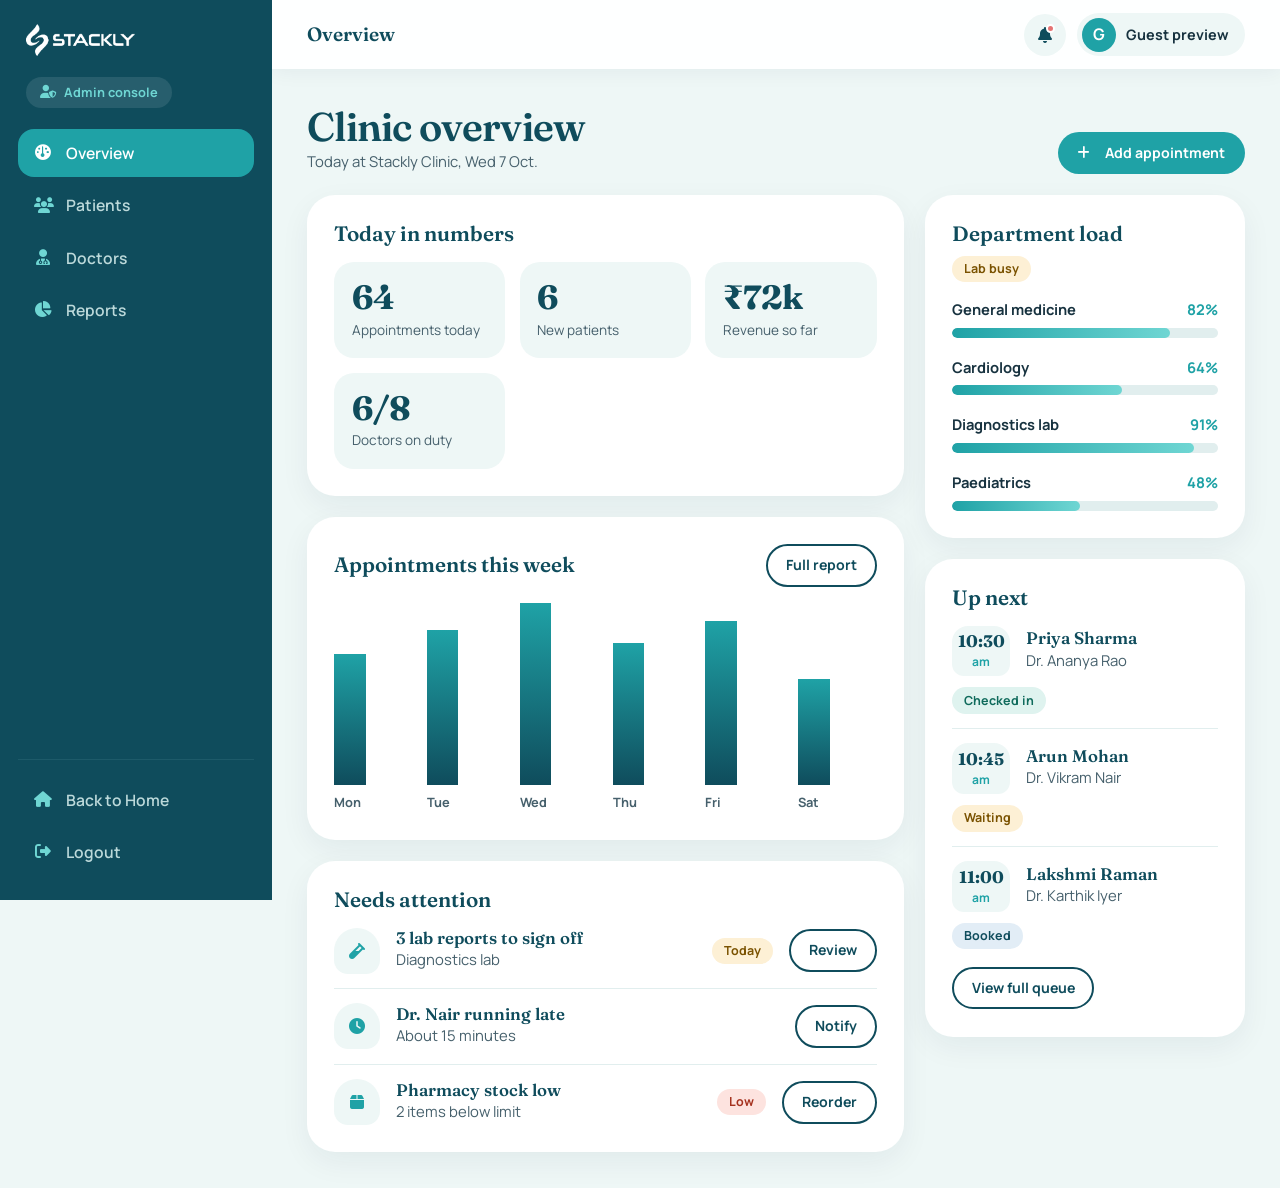
<file: doctor-dashboard.html>
<!DOCTYPE html>
<html lang="en">

<head>
  <meta charset="UTF-8">
  <meta name="viewport" content="width=device-width, initial-scale=1">
  <title>Admin dashboard | Stackly Clinic</title>
  <meta name="robots" content="noindex">
  <link rel="preconnect" href="https://fonts.googleapis.com">
  <link rel="preconnect" href="https://fonts.gstatic.com" crossorigin>
  <link
    href="https://fonts.googleapis.com/css2?family=Fraunces:opsz,wght@9..144,400;9..144,600&family=Manrope:wght@400;500;700&display=swap"
    rel="stylesheet">
  <link rel="stylesheet" href="https://cdnjs.cloudflare.com/ajax/libs/font-awesome/6.5.1/css/all.min.css">
  <link rel="stylesheet" href="assets/css/style.css">
  <link rel="stylesheet" href="assets/css/dashboard.css">
</head>

<body class="d-body" data-role="admin">
  <div class="d-app">
    <aside class="d-side" id="side" aria-label="Dashboard menu">
      <a href="doctor-dashboard.html" class="logo"><img src="assets/images/stackly-logo.webp" alt="Stackly Logo" class="logo-img"></a>
      <span class="d-role"><i class="fas fa-user-shield"></i> Admin console</span>
      <p class="d-side-mail" title="Signed in as"><i class="fas fa-envelope" aria-hidden="true"></i><span id="sideMail">Guest preview</span></p>
      <nav aria-label="Dashboard sections">
        <ul class="d-menu">
          <li><button type="button" class="d-link active" data-view="overview"><i
                class="fas fa-gauge"></i>Overview</button></li>
          <li><button type="button" class="d-link" data-view="patients"><i class="fas fa-users"></i>Patients</button>
          </li>
          <li><button type="button" class="d-link" data-view="doctors"><i
                class="fas fa-user-doctor"></i>Doctors</button></li>
          <li><button type="button" class="d-link" data-view="reports"><i class="fas fa-chart-pie"></i>Reports</button>
          </li>
        </ul>
      </nav>
      <div class="d-side-foot">
        <a class="d-link" href="index.html"><i class="fas fa-house"></i>Back to Home</a>
        <a class="d-link out" href="login.html"><i class="fas fa-right-from-bracket"></i>Logout</a>
      </div>
    </aside>
    <div class="d-scrim" id="scrim"></div>

    <div class="d-main">
      <header class="d-top">
        <button type="button" class="d-burger" id="dBurger" aria-label="Open menu" aria-expanded="false"
          aria-controls="side"><i class="fas fa-bars"></i></button>
        <p class="d-crumb" id="crumb">Overview</p>
        <a href="404.html" class="d-bell" aria-label="Notifications"><i class="fas fa-bell"></i><span></span></a>
        <div class="d-chip" title="Signed in as"><span class="d-av" id="av">G</span><span class="d-mail" id="mail">Guest
            preview</span></div>
      </header>

      <main class="d-content">
        <div class="d-view" id="v-overview">
          <div class="d-vhead">
            <div>
              <h1 class="d-h1">Clinic overview</h1>
              <p class="d-sub">Today at Stackly Clinic, Wed 7 Oct.</p>
            </div>
            <div class="d-acts"><a class="btn btn-teal btn-sm" href="404.html"><i class="fas fa-plus"></i>&nbsp; Add
                appointment</a></div>
          </div>
          <div class="d-split">
            <div class="d-grid">
              <section class="d-card c12" aria-label="Today in numbers">
                <div class="d-ch">
                  <h2 class="d-h2">Today in numbers</h2>
                </div>
                <div class="d-kpis">
                  <div class="kpi"><b data-count="64">64</b><span>Appointments today</span></div>
                  <div class="kpi"><b data-count="6">6</b><span>New patients</span></div>
                  <div class="kpi"><b data-count="72" data-prefix="₹" data-suffix="k">₹72k</b><span>Revenue so
                      far</span></div>
                  <div class="kpi"><b data-count="6" data-suffix="/8">6/8</b><span>Doctors on duty</span></div>
                </div>
              </section>
              <section class="d-card c7" aria-label="Appointments this week">
                <div class="d-ch">
                  <h2 class="d-h2">Appointments this week</h2><a class="btn btn-ghost btn-sm" href="404.html">Full
                    report</a>
                </div>
                <div class="bars" role="img" aria-label="Appointments per day, Monday to Saturday">
                  <div class="bar">
                    <div class="col"><i style="--h:72%"></i></div><span>Mon</span>
                  </div>
                  <div class="bar">
                    <div class="col"><i style="--h:85%"></i></div><span>Tue</span>
                  </div>
                  <div class="bar">
                    <div class="col"><i style="--h:100%"></i></div><span>Wed</span>
                  </div>
                  <div class="bar">
                    <div class="col"><i style="--h:78%"></i></div><span>Thu</span>
                  </div>
                  <div class="bar">
                    <div class="col"><i style="--h:90%"></i></div><span>Fri</span>
                  </div>
                  <div class="bar">
                    <div class="col"><i style="--h:58%"></i></div><span>Sat</span>
                  </div>
                </div>
              </section>
              <section class="d-card c5" aria-label="Needs attention">
                <div class="d-ch">
                  <h2 class="d-h2">Needs attention</h2>
                </div>
                <ul class="d-list">
                  <li class="d-row"><span class="d-ico"><i class="fas fa-vial"></i></span>
                    <div class="grow">
                      <h3 class="d-h3">3 lab reports to sign off</h3>
                      <p class="d-sub">Diagnostics lab</p>
                    </div><span class="pill warn">Today</span><a class="btn btn-ghost btn-sm" href="404.html">Review</a>
                  </li>
                  <li class="d-row"><span class="d-ico"><i class="fas fa-clock"></i></span>
                    <div class="grow">
                      <h3 class="d-h3">Dr. Nair running late</h3>
                      <p class="d-sub">About 15 minutes</p>
                    </div><a class="btn btn-ghost btn-sm" href="404.html">Notify</a>
                  </li>
                  <li class="d-row"><span class="d-ico"><i class="fas fa-box"></i></span>
                    <div class="grow">
                      <h3 class="d-h3">Pharmacy stock low</h3>
                      <p class="d-sub">2 items below limit</p>
                    </div><span class="pill bad">Low</span><a class="btn btn-ghost btn-sm" href="404.html">Reorder</a>
                  </li>
                </ul>
              </section>
            </div>
            <aside class="d-rail" aria-label="More on the clinic overview">
              <section class="d-card" aria-label="Department load">
                <div class="d-ch">
                  <h2 class="d-h2">Department load</h2><span class="pill warn">Lab busy</span>
                </div>
                <div class="m-row">
                  <div class="m-top"><span>General medicine</span><span>82%</span></div>
                  <div class="meter"><i style="--w:82%"></i></div>
                </div>
                <div class="m-row">
                  <div class="m-top"><span>Cardiology</span><span>64%</span></div>
                  <div class="meter"><i style="--w:64%"></i></div>
                </div>
                <div class="m-row">
                  <div class="m-top"><span>Diagnostics lab</span><span>91%</span></div>
                  <div class="meter"><i style="--w:91%"></i></div>
                </div>
                <div class="m-row">
                  <div class="m-top"><span>Paediatrics</span><span>48%</span></div>
                  <div class="meter"><i style="--w:48%"></i></div>
                </div>
              </section>
              <section class="d-card" aria-label="Up next">
                <div class="d-ch">
                  <h2 class="d-h2">Up next</h2>
                </div>
                <ul class="d-list">
                  <li class="d-row">
                    <div class="d-date"><b>10:30</b><small>am</small></div>
                    <div class="grow">
                      <h3 class="d-h3">Priya Sharma</h3>
                      <p class="d-sub">Dr. Ananya Rao</p>
                    </div><span class="pill ok">Checked in</span>
                  </li>
                  <li class="d-row">
                    <div class="d-date"><b>10:45</b><small>am</small></div>
                    <div class="grow">
                      <h3 class="d-h3">Arun Mohan</h3>
                      <p class="d-sub">Dr. Vikram Nair</p>
                    </div><span class="pill warn">Waiting</span>
                  </li>
                  <li class="d-row">
                    <div class="d-date"><b>11:00</b><small>am</small></div>
                    <div class="grow">
                      <h3 class="d-h3">Lakshmi Raman</h3>
                      <p class="d-sub">Dr. Karthik Iyer</p>
                    </div><span class="pill">Booked</span>
                  </li>
                </ul>
                <div class="d-acts"><a class="btn btn-ghost btn-sm" href="404.html">View full queue</a></div>
              </section>
            </aside>
          </div>
        </div>
        <div class="d-view" id="v-patients" hidden>
          <div class="d-vhead">
            <div>
              <h1 class="d-h1">Patients</h1>
              <p class="d-sub">Search records and review new registrations.</p>
            </div>
            <div class="d-acts"><a class="btn btn-teal btn-sm" href="404.html"><i class="fas fa-user-plus"></i>&nbsp;
                Add patient</a><a class="btn btn-ghost btn-sm" href="404.html"><i class="fas fa-download"></i>&nbsp;
                Export</a></div>
          </div>
          <div class="d-split">
            <div class="d-grid">
              <section class="d-card c12" aria-label="Find a patient">
                <div class="d-ch">
                  <h2 class="d-h2">Find a patient</h2>
                </div>
                <div class="d-tools">
                  <div class="d-search"><i class="fas fa-search"></i><label class="sr" for="q"
                      style="position:absolute;left:-9999px">Search patients</label><input id="q" type="search"
                      placeholder="Search by name, ID or doctor"></div>
                </div>
                <div class="d-kpis">
                  <div class="kpi"><b data-count="12486">12,486</b><span>Total patients</span></div>
                  <div class="kpi"><b data-count="1240">1,240</b><span>Active this month</span></div>
                  <div class="kpi"><b data-count="64">64</b><span>Follow-ups due</span></div>
                </div>
              </section>
              <section class="d-card c8" aria-label="Patient list">
                <div class="d-ch">
                  <h2 class="d-h2">Patient list</h2>
                </div>
                <div class="scroll" tabindex="0">
                  <table class="d-table" id="ptable">
                    <thead>
                      <tr>
                        <th>ID</th>
                        <th>Name</th>
                        <th>Doctor</th>
                        <th>Last visit</th>
                        <th>Status</th>
                      </tr>
                    </thead>
                    <tbody>
                      <tr>
                        <td>P-10482</td>
                        <td><b>Priya Sharma</b></td>
                        <td>Dr. Ananya Rao</td>
                        <td>23 Sep</td>
                        <td><span class="pill ok">Active</span></td>
                      </tr>
                      <tr>
                        <td>P-10391</td>
                        <td><b>Arun Mohan</b></td>
                        <td>Dr. Vikram Nair</td>
                        <td>22 Sep</td>
                        <td><span class="pill warn">Follow-up</span></td>
                      </tr>
                      <tr>
                        <td>P-10277</td>
                        <td><b>Lakshmi Raman</b></td>
                        <td>Dr. Karthik Iyer</td>
                        <td>20 Sep</td>
                        <td><span class="pill ok">Active</span></td>
                      </tr>
                      <tr>
                        <td>P-10190</td>
                        <td><b>Suresh Kumar</b></td>
                        <td>Dr. Ananya Rao</td>
                        <td>18 Sep</td>
                        <td><span class="pill ok">Active</span></td>
                      </tr>
                      <tr>
                        <td>P-10088</td>
                        <td><b>Meena Iyer</b></td>
                        <td>Dr. Karthik Iyer</td>
                        <td>12 Sep</td>
                        <td><span class="pill warn">Follow-up</span></td>
                      </tr>
                      <tr>
                        <td>P-09974</td>
                        <td><b>Rahul Varma</b></td>
                        <td>Dr. Vikram Nair</td>
                        <td>2 Sep</td>
                        <td><span class="pill ">Inactive</span></td>
                      </tr>
                      <tr>
                        <td>P-09851</td>
                        <td><b>Divya Nair</b></td>
                        <td>Dr. Ananya Rao</td>
                        <td>30 Aug</td>
                        <td><span class="pill ok">Active</span></td>
                      </tr>
                    </tbody>
                  </table>
                </div>
              </section>
              <section class="d-card c4" aria-label="Pending approvals">
                <div class="d-ch">
                  <h2 class="d-h2">Pending approvals</h2>
                </div>
                <ul class="d-list">
                  <li class="d-row">
                    <div class="grow">
                      <h3 class="d-h3">Kavya Menon</h3>
                      <p class="d-sub">Registered today</p>
                    </div>
                    <div class="d-acts"><a class="btn btn-teal btn-sm" href="404.html">Approve</a><a
                        class="btn btn-ghost btn-sm" href="404.html">Reject</a></div>
                  </li>
                  <li class="d-row">
                    <div class="grow">
                      <h3 class="d-h3">Imran Ali</h3>
                      <p class="d-sub">Registered today</p>
                    </div>
                    <div class="d-acts"><a class="btn btn-teal btn-sm" href="404.html">Approve</a><a
                        class="btn btn-ghost btn-sm" href="404.html">Reject</a></div>
                  </li>
                  <li class="d-row">
                    <div class="grow">
                      <h3 class="d-h3">Sneha Pillai</h3>
                      <p class="d-sub">Registered yesterday</p>
                    </div>
                    <div class="d-acts"><a class="btn btn-teal btn-sm" href="404.html">Approve</a><a
                        class="btn btn-ghost btn-sm" href="404.html">Reject</a></div>
                  </li>
                </ul>
              </section>
            </div>
            <aside class="d-rail" aria-label="More on patients">
              <section class="d-card" aria-label="New registrations">
                <div class="d-ch">
                  <h2 class="d-h2">New registrations</h2>
                </div>
                <div class="bars" role="img" aria-label="New registrations per day, Monday to Saturday">
                  <div class="bar">
                    <div class="col"><i style="--h:67%"></i></div><span>Mon</span>
                  </div>
                  <div class="bar">
                    <div class="col"><i style="--h:92%"></i></div><span>Tue</span>
                  </div>
                  <div class="bar">
                    <div class="col"><i style="--h:50%"></i></div><span>Wed</span>
                  </div>
                  <div class="bar">
                    <div class="col"><i style="--h:75%"></i></div><span>Thu</span>
                  </div>
                  <div class="bar">
                    <div class="col"><i style="--h:100%"></i></div><span>Fri</span>
                  </div>
                  <div class="bar">
                    <div class="col"><i style="--h:42%"></i></div><span>Sat</span>
                  </div>
                </div>
                <p class="d-sub" style="margin-top:.9rem">51 new patients this week.</p>
              </section>
              <section class="d-card" aria-label="Patient mix by age">
                <div class="d-ch">
                  <h2 class="d-h2">Patient mix by age</h2>
                </div>
                <div class="m-row">
                  <div class="m-top"><span>Children, 0 to 12</span><span>18%</span></div>
                  <div class="meter"><i style="--w:18%"></i></div>
                </div>
                <div class="m-row">
                  <div class="m-top"><span>Young adults, 13 to 35</span><span>31%</span></div>
                  <div class="meter"><i style="--w:31%"></i></div>
                </div>
                <div class="m-row">
                  <div class="m-top"><span>Adults, 36 to 60</span><span>34%</span></div>
                  <div class="meter"><i style="--w:34%"></i></div>
                </div>
                <div class="m-row">
                  <div class="m-top"><span>Seniors, 60+</span><span>17%</span></div>
                  <div class="meter"><i style="--w:17%"></i></div>
                </div>
              </section>
            </aside>
          </div>
        </div>
        <div class="d-view" id="v-doctors" hidden>
          <div class="d-vhead">
            <div>
              <h1 class="d-h1">Doctors</h1>
              <p class="d-sub">Who is on duty and when.</p>
            </div>
            <div class="d-acts"><a class="btn btn-teal btn-sm" href="404.html"><i class="fas fa-user-plus"></i>&nbsp;
                Add doctor</a></div>
          </div>
          <div class="d-split">
            <div class="d-grid">
              <section class="d-card c12" aria-label="On duty now">
                <div class="d-ch">
                  <h2 class="d-h2">On duty now</h2>
                </div>
                <div class="d-people">
                  <div class="d-person"><img class="d-ph"
                      src="assets/images/doctor-1.webp"
                      alt="Dr. Ananya Rao">
                    <div class="grow">
                      <h3 class="d-h3">Dr. Ananya Rao</h3>
                      <p class="d-sub">Internal medicine, 9 patients</p>
                      <p style="margin-top:.3rem"><span class="pill ok">On duty</span></p>
                    </div><a class="btn btn-ghost btn-sm" href="404.html">Profile</a>
                  </div>
                  <div class="d-person"><img class="d-ph"
                      src="assets/images/doctor-2.webp"
                      alt="Dr. Karthik Iyer">
                    <div class="grow">
                      <h3 class="d-h3">Dr. Karthik Iyer</h3>
                      <p class="d-sub">Cardiologist, 7 patients</p>
                      <p style="margin-top:.3rem"><span class="pill warn">In consult</span></p>
                    </div><a class="btn btn-ghost btn-sm" href="404.html">Profile</a>
                  </div>
                  <div class="d-person"><img class="d-ph"
                      src="assets/images/doctor-3.webp"
                      alt="Dr. Vikram Nair">
                    <div class="grow">
                      <h3 class="d-h3">Dr. Vikram Nair</h3>
                      <p class="d-sub">Paediatrics, 8 patients</p>
                      <p style="margin-top:.3rem"><span class="pill ok">On duty</span></p>
                    </div><a class="btn btn-ghost btn-sm" href="404.html">Profile</a>
                  </div>
                </div>
              </section>
              <section class="d-card c8" aria-label="Weekly schedule">
                <div class="d-ch">
                  <h2 class="d-h2">Weekly schedule</h2><a class="btn btn-ghost btn-sm" href="404.html">Edit rota</a>
                </div>
                <div class="scroll" tabindex="0">
                  <div class="sched">
                    <div class="h who">Doctor</div>
                    <div class="h">Mon</div>
                    <div class="h">Tue</div>
                    <div class="h">Wed</div>
                    <div class="h">Thu</div>
                    <div class="h">Fri</div>
                    <div class="h">Sat</div>
                    <div class="who">Dr. Ananya Rao</div>
                    <div class="am">AM</div>
                    <div class="am">AM</div>
                    <div class="pm">PM</div>
                    <div class="am">AM</div>
                    <div class="pm">PM</div>
                    <div class="off">Off</div>
                    <div class="who">Dr. Karthik Iyer</div>
                    <div class="pm">PM</div>
                    <div class="am">AM</div>
                    <div class="am">AM</div>
                    <div class="off">Off</div>
                    <div class="am">AM</div>
                    <div class="am">AM</div>
                    <div class="who">Dr. Vikram Nair</div>
                    <div class="am">AM</div>
                    <div class="off">Off</div>
                    <div class="pm">PM</div>
                    <div class="pm">PM</div>
                    <div class="am">AM</div>
                    <div class="am">AM</div>
                    <div class="who">Dr. Meera Das</div>
                    <div class="off">Off</div>
                    <div class="pm">PM</div>
                    <div class="am">AM</div>
                    <div class="am">AM</div>
                    <div class="pm">PM</div>
                    <div class="pm">PM</div>
                  </div>
                </div>
              </section>
              <section class="d-card c4" aria-label="Leave requests">
                <div class="d-ch">
                  <h2 class="d-h2">Leave requests</h2>
                </div>
                <ul class="d-list">
                  <li class="d-row">
                    <div class="grow">
                      <h3 class="d-h3">Dr. Meera Das</h3>
                      <p class="d-sub">14 to 16 Oct</p>
                    </div>
                    <div class="d-acts"><a class="btn btn-teal btn-sm" href="404.html">Approve</a><a
                        class="btn btn-ghost btn-sm" href="404.html">Decline</a></div>
                  </li>
                  <li class="d-row">
                    <div class="grow">
                      <h3 class="d-h3">Dr. Vikram Nair</h3>
                      <p class="d-sub">24 Oct</p>
                    </div>
                    <div class="d-acts"><a class="btn btn-teal btn-sm" href="404.html">Approve</a><a
                        class="btn btn-ghost btn-sm" href="404.html">Decline</a></div>
                  </li>
                </ul>
              </section>
            </div>
            <aside class="d-rail" aria-label="More on doctors">
              <section class="d-card" aria-label="Team snapshot">
                <div class="d-ch">
                  <h2 class="d-h2">Team snapshot</h2>
                </div>
                <div class="d-kpis">
                  <div class="kpi"><b data-count="6">6</b><span>On duty today</span></div>
                  <div class="kpi"><b data-count="2">2</b><span>Leave requests</span></div>
                  <div class="kpi"><b data-count="8">8</b><span>Doctors in total</span></div>
                  <div class="kpi"><b data-count="9">9</b><span>Avg. patients each</span></div>
                </div>
              </section>
              <section class="d-card" aria-label="Top rated doctors">
                <div class="d-ch">
                  <h2 class="d-h2">Top rated doctors</h2>
                </div>
                <ul class="d-list">
                  <li class="d-row"><img class="d-ph"
                      src="assets/images/doctor-3.webp"
                      alt="Dr. Vikram Nair">
                    <div class="grow">
                      <h3 class="d-h3">Dr. Vikram Nair</h3>
                      <p class="d-sub"><i class="fas fa-star d-star" aria-hidden="true"></i> 4.9 &middot; 312 reviews
                      </p>
                    </div>
                  </li>
                  <li class="d-row"><img class="d-ph"
                      src="assets/images/doctor-1.webp"
                      alt="Dr. Ananya Rao">
                    <div class="grow">
                      <h3 class="d-h3">Dr. Ananya Rao</h3>
                      <p class="d-sub"><i class="fas fa-star d-star" aria-hidden="true"></i> 4.8 &middot; 286 reviews
                      </p>
                    </div>
                  </li>
                  <li class="d-row"><img class="d-ph"
                      src="assets/images/doctor-2.webp"
                      alt="Dr. Karthik Iyer">
                    <div class="grow">
                      <h3 class="d-h3">Dr. Karthik Iyer</h3>
                      <p class="d-sub"><i class="fas fa-star d-star" aria-hidden="true"></i> 4.8 &middot; 241 reviews
                      </p>
                    </div>
                  </li>
                </ul>
              </section>
            </aside>
          </div>
        </div>
        <div class="d-view" id="v-reports" hidden>
          <div class="d-vhead">
            <div>
              <h1 class="d-h1">Reports</h1>
              <p class="d-sub">Revenue, quality and exports.</p>
            </div>
            <div class="d-acts"><a class="btn btn-teal btn-sm" href="404.html"><i class="fas fa-file-lines"></i>&nbsp;
                Generate report</a></div>
          </div>
          <div class="d-split">
            <div class="d-grid">
              <section class="d-card c7" aria-label="Revenue by service">
                <div class="d-ch">
                  <h2 class="d-h2">Revenue by service</h2><a class="btn btn-ghost btn-sm" href="404.html">This month</a>
                </div>
                <div class="m-row">
                  <div class="m-top"><span>General medicine</span><span>₹6.9L</span></div>
                  <div class="meter"><i style="--w:38%"></i></div>
                </div>
                <div class="m-row">
                  <div class="m-top"><span>Cardiology</span><span>₹4.9L</span></div>
                  <div class="meter"><i style="--w:27%"></i></div>
                </div>
                <div class="m-row">
                  <div class="m-top"><span>Diagnostics lab</span><span>₹3.8L</span></div>
                  <div class="meter"><i style="--w:21%"></i></div>
                </div>
                <div class="m-row">
                  <div class="m-top"><span>Paediatrics</span><span>₹2.5L</span></div>
                  <div class="meter"><i style="--w:14%"></i></div>
                </div>
              </section>
              <section class="d-card c5" aria-label="Patient satisfaction">
                <div class="d-ch">
                  <h2 class="d-h2">Patient satisfaction</h2>
                </div>
                <div class="kpi" style="margin-bottom:1.1rem"><b data-count="4.9" data-dec="1"
                    data-suffix="/5">4.9/5</b><span>Average from 1,200 reviews</span></div>
                <div class="m-row">
                  <div class="m-top"><span>Seen within 10 minutes</span><span>92%</span></div>
                  <div class="meter"><i style="--w:92%"></i></div>
                </div>
                <div class="m-row">
                  <div class="m-top"><span>Would recommend us</span><span>98%</span></div>
                  <div class="meter"><i style="--w:98%"></i></div>
                </div>
                <div class="m-row">
                  <div class="m-top"><span>Follow-up completed</span><span>87%</span></div>
                  <div class="meter"><i style="--w:87%"></i></div>
                </div>
              </section>
              <section class="d-card c12" aria-label="Downloads">
                <div class="d-ch">
                  <h2 class="d-h2">Downloads</h2>
                </div>
                <ul class="d-list">
                  <li class="d-row"><span class="d-ico"><i class="fas fa-file-pdf"></i></span>
                    <div class="grow">
                      <h3 class="d-h3">Monthly revenue summary</h3>
                      <p class="d-sub">September 2026, PDF</p>
                    </div><a class="btn btn-ghost btn-sm" href="404.html">Download</a>
                  </li>
                  <li class="d-row"><span class="d-ico"><i class="fas fa-file-csv"></i></span>
                    <div class="grow">
                      <h3 class="d-h3">Appointment log</h3>
                      <p class="d-sub">Last 30 days, CSV</p>
                    </div><a class="btn btn-ghost btn-sm" href="404.html">Download</a>
                  </li>
                  <li class="d-row"><span class="d-ico"><i class="fas fa-file-pdf"></i></span>
                    <div class="grow">
                      <h3 class="d-h3">Lab turnaround times</h3>
                      <p class="d-sub">Q3 2026, PDF</p>
                    </div><a class="btn btn-ghost btn-sm" href="404.html">Download</a>
                  </li>
                </ul>
              </section>
            </div>
            <aside class="d-rail" aria-label="More on reports">
              <section class="d-card" aria-label="Scheduled reports">
                <div class="d-ch">
                  <h2 class="d-h2">Scheduled reports</h2>
                </div>
                <ul class="d-list">
                  <li class="d-row"><span class="d-ico"><i class="fas fa-envelope"></i></span>
                    <div class="grow">
                      <h3 class="d-h3">Weekly summary email</h3>
                      <p class="d-sub">Every Monday, 8 am</p>
                    </div><span class="pill ok">On</span>
                  </li>
                  <li class="d-row"><span class="d-ico"><i class="fas fa-file-pdf"></i></span>
                    <div class="grow">
                      <h3 class="d-h3">Monthly revenue PDF</h3>
                      <p class="d-sub">1st of each month</p>
                    </div><span class="pill ok">On</span>
                  </li>
                  <li class="d-row"><span class="d-ico"><i class="fas fa-file-csv"></i></span>
                    <div class="grow">
                      <h3 class="d-h3">Lab turnaround CSV</h3>
                      <p class="d-sub">Every quarter</p>
                    </div><span class="pill warn">Paused</span>
                  </li>
                </ul>
                <div class="d-acts"><a class="btn btn-ghost btn-sm" href="404.html">Manage schedules</a></div>
              </section>
              <section class="d-card" aria-label="Operations snapshot">
                <div class="d-ch">
                  <h2 class="d-h2">Operations snapshot</h2>
                </div>
                <div class="d-kpis">
                  <div class="kpi"><b data-count="9" data-suffix=" min">9 min</b><span>Avg. wait time</span></div>
                  <div class="kpi"><b data-count="94" data-suffix="%">94%</b><span>Lab reports on time</span></div>
                  <div class="kpi"><b data-count="2.1" data-dec="1" data-suffix="%">2.1%</b><span>No-show rate</span>
                  </div>
                  <div class="kpi"><b data-count="18">18</b><span>Complaints resolved</span></div>
                </div>
              </section>
            </aside>
          </div>
        </div>
      
      </main>
    </div>
  </div>

  <script src="https://cdnjs.cloudflare.com/ajax/libs/gsap/3.12.5/gsap.min.js"></script>
  <script src="assets/js/dashboard.js"></script>
</body>

</html>
</file>
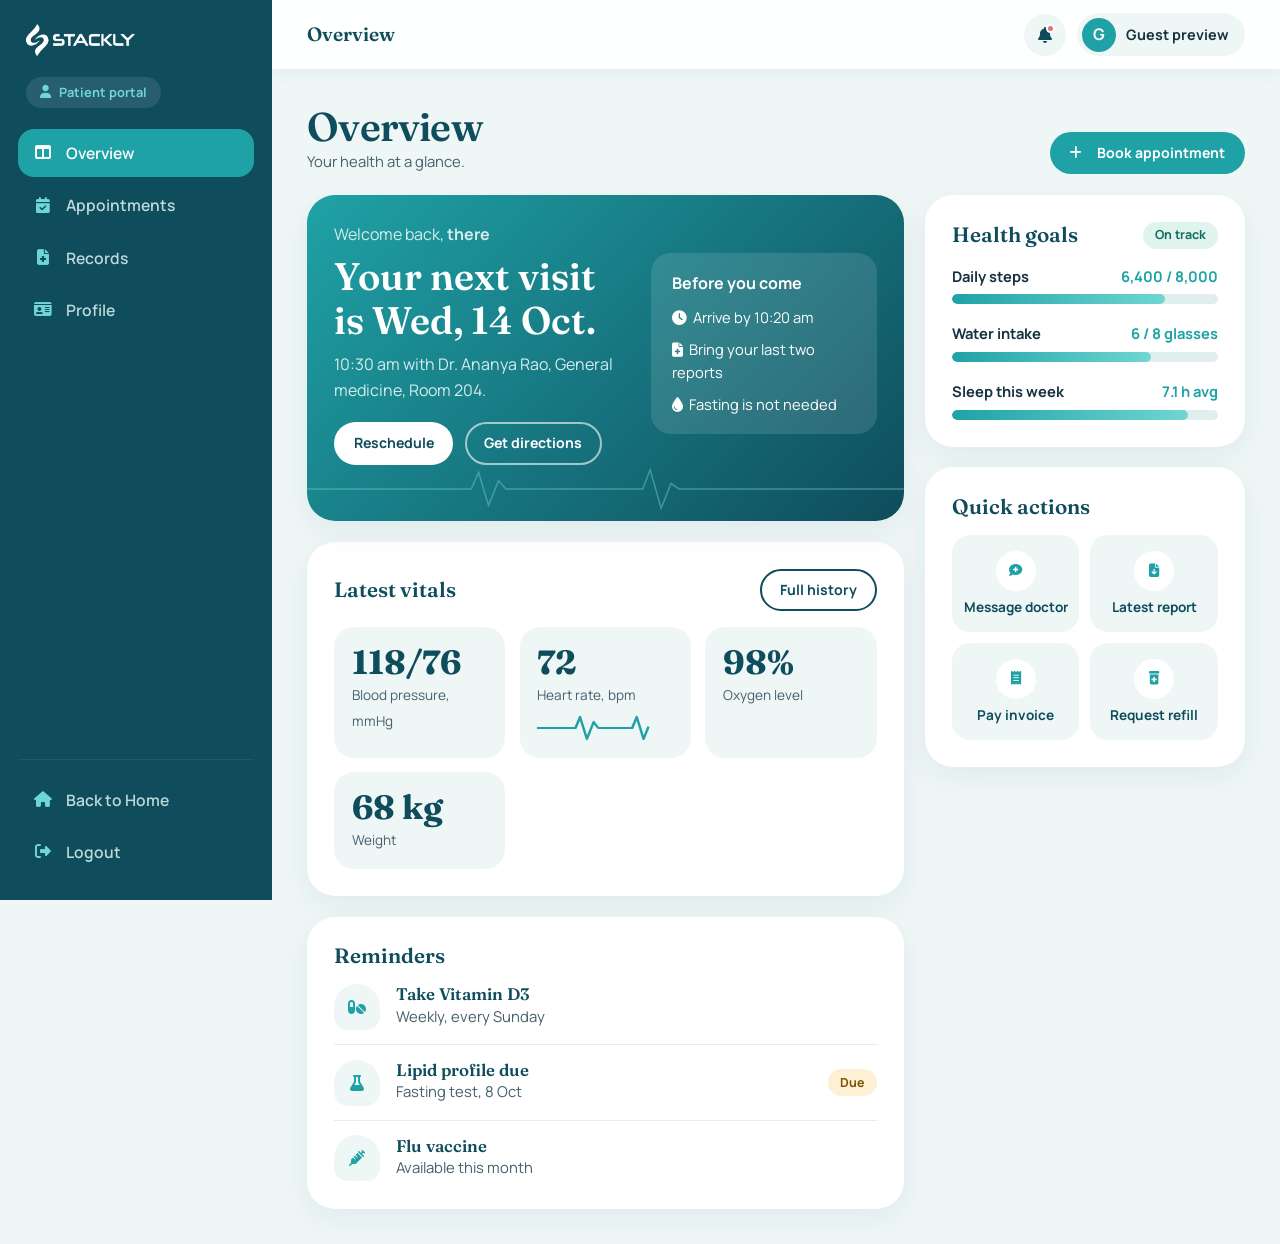
<file: patient-dashboard.html>
<!DOCTYPE html>
<html lang="en">

<head>
  <meta charset="UTF-8">
  <meta name="viewport" content="width=device-width, initial-scale=1">
  <title>Patient dashboard | Stackly Clinic</title>
  <meta name="robots" content="noindex">
  <link rel="preconnect" href="https://fonts.googleapis.com">
  <link rel="preconnect" href="https://fonts.gstatic.com" crossorigin>
  <link
    href="https://fonts.googleapis.com/css2?family=Fraunces:opsz,wght@9..144,400;9..144,600&family=Manrope:wght@400;500;700&display=swap"
    rel="stylesheet">
  <link rel="stylesheet" href="https://cdnjs.cloudflare.com/ajax/libs/font-awesome/6.5.1/css/all.min.css">
  <link rel="stylesheet" href="assets/css/style.css">
  <link rel="stylesheet" href="assets/css/dashboard.css">
</head>

<body class="d-body" data-role="patient">
  <div class="d-app">
    <aside class="d-side" id="side" aria-label="Dashboard menu">
      <a href="patient-dashboard.html" class="logo"><img src="assets/images/stackly-logo.webp" alt="Stackly Logo" class="logo-img"></a>
      <span class="d-role"><i class="fas fa-user"></i> Patient portal</span>
      <p class="d-side-mail" title="Signed in as"><i class="fas fa-envelope" aria-hidden="true"></i><span id="sideMail">Guest preview</span></p>
      <nav aria-label="Dashboard sections">
        <ul class="d-menu">
          <li><button type="button" class="d-link active" data-view="overview"><i
                class="fas fa-table-columns"></i>Overview</button></li>
          <li><button type="button" class="d-link" data-view="appointments"><i
                class="fas fa-calendar-check"></i>Appointments</button></li>
          <li><button type="button" class="d-link" data-view="records"><i
                class="fas fa-file-medical"></i>Records</button></li>
          <li><button type="button" class="d-link" data-view="profile"><i class="fas fa-id-card"></i>Profile</button>
          </li>
        </ul>
      </nav>
      <div class="d-side-foot">
        <a class="d-link" href="index.html"><i class="fas fa-house"></i>Back to Home</a>
        <a class="d-link out" href="login.html"><i class="fas fa-right-from-bracket"></i>Logout</a>
      </div>
    </aside>
    <div class="d-scrim" id="scrim"></div>

    <div class="d-main">
      <header class="d-top">
        <button type="button" class="d-burger" id="dBurger" aria-label="Open menu" aria-expanded="false"
          aria-controls="side"><i class="fas fa-bars"></i></button>
        <p class="d-crumb" id="crumb">Overview</p>
        <a href="404.html" class="d-bell" aria-label="Notifications"><i class="fas fa-bell"></i><span></span></a>
        <div class="d-chip" title="Signed in as"><span class="d-av" id="av">G</span><span class="d-mail" id="mail">Guest
            preview</span></div>
      </header>

      <main class="d-content">
        <div class="d-view" id="v-overview">
          <div class="d-vhead">
            <div>
              <h1 class="d-h1">Overview</h1>
              <p class="d-sub">Your health at a glance.</p>
            </div>
            <div class="d-acts"><a class="btn btn-teal btn-sm" href="404.html"><i class="fas fa-plus"></i>&nbsp; Book
                appointment</a></div>
          </div>
          <div class="d-split">
            <div class="d-grid">
              <section class="d-card d-hero c12" aria-label="Next appointment">
                <div class="d-hero-in">
                  <div>
                    <p>Welcome back, <b data-name>there</b></p>
                    <h2 class="d-big">Your next visit is Wed, 14 Oct.</h2>
                    <p>10:30 am with Dr. Ananya Rao, General medicine, Room 204.</p>
                    <div class="d-acts"><a class="btn btn-light btn-sm" href="404.html">Reschedule</a><a
                        class="btn btn-line btn-sm" href="404.html">Get directions</a></div>
                  </div>
                  <div class="d-glass"><b>Before you come</b>
                    <ul>
                      <li><i class="fas fa-clock"></i>&nbsp; Arrive by 10:20 am</li>
                      <li><i class="fas fa-file-medical"></i>&nbsp; Bring your last two reports</li>
                      <li><i class="fas fa-droplet"></i>&nbsp; Fasting is not needed</li>
                    </ul>
                  </div>
                </div><svg class="d-hero-ecg" viewBox="0 0 1200 80" preserveAspectRatio="none" aria-hidden="true">
                  <path d="M0 40 H300 L330 40 345 10 365 70 385 25 400 40 H650 L675 40 690 5 712 75 732 30 748 40 H1200"
                    fill="none" stroke="#6fd6d3" stroke-width="3" />
                </svg>
              </section>
              <section class="d-card c7" aria-label="Latest vitals">
                <div class="d-ch">
                  <h2 class="d-h2">Latest vitals</h2><a class="btn btn-ghost btn-sm" href="404.html">Full history</a>
                </div>
                <div class="d-kpis">
                  <div class="kpi"><b>118/76</b><span>Blood pressure, mmHg</span></div>
                  <div class="kpi"><b data-count="72">72</b><span>Heart rate, bpm</span><svg viewBox="0 0 120 28"
                      preserveAspectRatio="none" aria-hidden="true">
                      <path class="draw"
                        d="M0 14 H28 L34 14 38 3 44 25 50 8 54 14 H78 L84 14 88 3 94 25 100 8 104 14 H120" fill="none"
                        stroke="#1FA2A6" stroke-width="2.2" stroke-linejoin="round" />
                    </svg></div>
                  <div class="kpi"><b data-count="98" data-suffix="%">98%</b><span>Oxygen level</span></div>
                  <div class="kpi"><b data-count="68" data-suffix=" kg">68 kg</b><span>Weight</span></div>
                </div>
              </section>
              <section class="d-card c5" aria-label="Reminders">
                <div class="d-ch">
                  <h2 class="d-h2">Reminders</h2>
                </div>
                <ul class="d-list">
                  <li class="d-row"><span class="d-ico"><i class="fas fa-pills"></i></span>
                    <div class="grow">
                      <h3 class="d-h3">Take Vitamin D3</h3>
                      <p class="d-sub">Weekly, every Sunday</p>
                    </div>
                  </li>
                  <li class="d-row"><span class="d-ico"><i class="fas fa-flask"></i></span>
                    <div class="grow">
                      <h3 class="d-h3">Lipid profile due</h3>
                      <p class="d-sub">Fasting test, 8 Oct</p>
                    </div><span class="pill warn">Due</span>
                  </li>
                  <li class="d-row"><span class="d-ico"><i class="fas fa-syringe"></i></span>
                    <div class="grow">
                      <h3 class="d-h3">Flu vaccine</h3>
                      <p class="d-sub">Available this month</p>
                    </div>
                  </li>
                </ul>
              </section>
            </div>
            <aside class="d-rail" aria-label="More on your overview">
              <section class="d-card" aria-label="Health goals">
                <div class="d-ch">
                  <h2 class="d-h2">Health goals</h2><span class="pill ok">On track</span>
                </div>
                <div class="m-row">
                  <div class="m-top"><span>Daily steps</span><span>6,400 / 8,000</span></div>
                  <div class="meter"><i style="--w:80%"></i></div>
                </div>
                <div class="m-row">
                  <div class="m-top"><span>Water intake</span><span>6 / 8 glasses</span></div>
                  <div class="meter"><i style="--w:75%"></i></div>
                </div>
                <div class="m-row">
                  <div class="m-top"><span>Sleep this week</span><span>7.1 h avg</span></div>
                  <div class="meter"><i style="--w:89%"></i></div>
                </div>
              </section>
              <section class="d-card" aria-label="Quick actions">
                <div class="d-ch">
                  <h2 class="d-h2">Quick actions</h2>
                </div>
                <div class="d-tiles"><a class="d-tile" href="404.html"><i class="fas fa-comment-medical"></i>Message
                    doctor</a><a class="d-tile" href="404.html"><i class="fas fa-file-arrow-down"></i>Latest
                    report</a><a class="d-tile" href="404.html"><i class="fas fa-receipt"></i>Pay invoice</a><a
                    class="d-tile" href="404.html"><i class="fas fa-prescription-bottle-medical"></i>Request refill</a>
                </div>
              </section>
            </aside>
          </div>
        </div>
        <div class="d-view" id="v-appointments" hidden>
          <div class="d-vhead">
            <div>
              <h1 class="d-h1">Appointments</h1>
              <p class="d-sub">Manage upcoming and past visits.</p>
            </div>
            <div class="d-acts"><a class="btn btn-teal btn-sm" href="404.html"><i class="fas fa-plus"></i>&nbsp; Book
                new</a></div>
          </div>
          <div class="d-split">
            <div class="d-grid">
              <section class="d-card c7" aria-label="Upcoming">
                <div class="d-ch">
                  <h2 class="d-h2">Upcoming</h2>
                </div>
                <ul class="d-list">
                  <li class="d-row">
                    <div class="d-date"><b>14</b><small>Oct</small></div>
                    <div class="grow">
                      <h3 class="d-h3">Dr. Ananya Rao</h3>
                      <p class="d-sub">General medicine, 10:30 am</p>
                    </div><span class="pill ok">Confirmed</span><a class="btn btn-ghost btn-sm"
                      href="404.html">Reschedule</a>
                  </li>
                  <li class="d-row">
                    <div class="d-date"><b>21</b><small>Oct</small></div>
                    <div class="grow">
                      <h3 class="d-h3">Dr. Karthik Iyer</h3>
                      <p class="d-sub">ECG and echo, 4:00 pm</p>
                    </div><span class="pill ok">Confirmed</span><a class="btn btn-ghost btn-sm"
                      href="404.html">Reschedule</a>
                  </li>
                  <li class="d-row">
                    <div class="d-date"><b>2</b><small>Nov</small></div>
                    <div class="grow">
                      <h3 class="d-h3">Physiotherapy session</h3>
                      <p class="d-sub">Back pain, 11:15 am</p>
                    </div><span class="pill warn">Pending</span><a class="btn btn-ghost btn-sm"
                      href="404.html">Reschedule</a>
                  </li>
                </ul>
              </section>
              <section class="d-card c5" aria-label="Book a new visit">
                <div class="d-ch">
                  <h2 class="d-h2">Book a new visit</h2>
                </div>
                <p class="d-label">Choose a service</p>
                <div class="chips"><a class="chip" href="404.html">General medicine</a><a class="chip"
                    href="404.html">Cardiology</a><a class="chip" href="404.html">Lab tests</a><a class="chip"
                    href="404.html">Physiotherapy</a></div>
                <p class="d-label">Earliest slots this week</p>
                <div class="chips"><a class="chip" href="404.html">Thu 9:30 am</a><a class="chip" href="404.html">Thu
                    5:00 pm</a><a class="chip" href="404.html">Fri 11:00 am</a><a class="chip" href="404.html">Sat 8:30
                    am</a></div>
                <div class="d-acts" style="margin-top:1.2rem"><a class="btn btn-teal btn-sm" href="404.html">See all
                    slots</a></div>
              </section>
              <section class="d-card c12" aria-label="Past visits">
                <div class="d-ch">
                  <h2 class="d-h2">Past visits</h2>
                </div>
                <ul class="d-list">
                  <li class="d-row">
                    <div class="d-date"><b>23</b><small>Sep</small></div>
                    <div class="grow">
                      <h3 class="d-h3">Dr. Ananya Rao</h3>
                      <p class="d-sub">Fever and general check-up</p>
                    </div><span class="pill ok">Completed</span><a class="btn btn-ghost btn-sm" href="404.html">View
                      summary</a>
                  </li>
                  <li class="d-row">
                    <div class="d-date"><b>5</b><small>Sep</small></div>
                    <div class="grow">
                      <h3 class="d-h3">Diagnostics lab</h3>
                      <p class="d-sub">Blood work, full panel</p>
                    </div><span class="pill ok">Completed</span><a class="btn btn-ghost btn-sm" href="404.html">View
                      summary</a>
                  </li>
                  <li class="d-row">
                    <div class="d-date"><b>12</b><small>Aug</small></div>
                    <div class="grow">
                      <h3 class="d-h3">Dr. Karthik Iyer</h3>
                      <p class="d-sub">Cardiology consultation</p>
                    </div><span class="pill ok">Completed</span><a class="btn btn-ghost btn-sm" href="404.html">View
                      summary</a>
                  </li>
                </ul>
              </section>
            </div>
            <aside class="d-rail" aria-label="More on your appointments">
              <section class="d-card" aria-label="Visit calendar">
                <div class="d-ch">
                  <h2 class="d-h2">October 2026</h2>
                </div>
                <div class="d-cal" role="img" aria-label="October 2026 calendar, visits on 14 and 21 October">
                  <b>M</b><b>T</b><b>W</b><b>T</b><b>F</b><b>S</b><b>S</b><span aria-hidden="true"></span><span
                    aria-hidden="true"></span><span aria-hidden="true"></span><span class="">1</span><span
                    class="">2</span><span class="">3</span><span class="">4</span><span class="">5</span><span
                    class="">6</span><span class="">7</span><span class="">8</span><span class="today">9</span><span
                    class="">10</span><span class="">11</span><span class="">12</span><span class="">13</span><span
                    class="appt">14</span><span class="">15</span><span class="">16</span><span class="">17</span><span
                    class="">18</span><span class="">19</span><span class="">20</span><span class="appt">21</span><span
                    class="">22</span><span class="">23</span><span class="">24</span><span class="">25</span><span
                    class="">26</span><span class="">27</span><span class="">28</span><span class="">29</span><span
                    class="">30</span><span class="">31</span></div>
                <p class="d-legend"><i class="now"></i>Today<i class="appt"></i>Your visit</p>
              </section>
              <section class="d-card" aria-label="Visit checklist">
                <div class="d-ch">
                  <h2 class="d-h2">Visit checklist</h2>
                </div>
                <ul class="d-list">
                  <li class="d-row"><span class="d-ico"><i class="fas fa-id-card"></i></span>
                    <div class="grow">
                      <h3 class="d-h3">Photo ID and insurance card</h3>
                      <p class="d-sub">Needed at the front desk</p>
                    </div>
                  </li>
                  <li class="d-row"><span class="d-ico"><i class="fas fa-clock"></i></span>
                    <div class="grow">
                      <h3 class="d-h3">Arrive 10 minutes early</h3>
                      <p class="d-sub">Time for quick check-in</p>
                    </div>
                  </li>
                  <li class="d-row"><span class="d-ico"><i class="fas fa-file-medical"></i></span>
                    <div class="grow">
                      <h3 class="d-h3">Bring recent reports</h3>
                      <p class="d-sub">Your last two lab results</p>
                    </div>
                  </li>
                </ul>
              </section>
            </aside>
          </div>
        </div>
        <div class="d-view" id="v-records" hidden>
          <div class="d-vhead">
            <div>
              <h1 class="d-h1">Medical records</h1>
              <p class="d-sub">Reports, prescriptions and history in one place.</p>
            </div>
            <div class="d-acts"><a class="btn btn-teal btn-sm" href="404.html"><i class="fas fa-upload"></i>&nbsp;
                Upload a report</a></div>
          </div>
          <div class="d-split">
            <div class="d-grid">
              <section class="d-card c7" aria-label="Lab reports">
                <div class="d-ch">
                  <h2 class="d-h2">Lab reports</h2>
                </div>
                <ul class="d-list">
                  <li class="d-row"><span class="d-ico"><i class="fas fa-vial"></i></span>
                    <div class="grow">
                      <h3 class="d-h3">Complete blood count</h3>
                      <p class="d-sub">23 Sep 2026</p>
                    </div><span class="pill ok">Normal</span><a class="btn btn-ghost btn-sm"
                      href="404.html">Download</a>
                  </li>
                  <li class="d-row"><span class="d-ico"><i class="fas fa-vial"></i></span>
                    <div class="grow">
                      <h3 class="d-h3">Lipid profile</h3>
                      <p class="d-sub">23 Sep 2026</p>
                    </div><span class="pill warn">Review</span><a class="btn btn-ghost btn-sm"
                      href="404.html">Download</a>
                  </li>
                  <li class="d-row"><span class="d-ico"><i class="fas fa-vial"></i></span>
                    <div class="grow">
                      <h3 class="d-h3">HbA1c</h3>
                      <p class="d-sub">5 Sep 2026</p>
                    </div><span class="pill ok">Normal</span><a class="btn btn-ghost btn-sm"
                      href="404.html">Download</a>
                  </li>
                </ul>
              </section>
              <section class="d-card c5" aria-label="Active prescriptions">
                <div class="d-ch">
                  <h2 class="d-h2">Active prescriptions</h2>
                </div>
                <div class="m-row">
                  <div class="m-top"><span>Vitamin D3, weekly</span><span>5 of 8 weeks left</span></div>
                  <div class="meter"><i style="--w:62%"></i></div>
                </div>
                <div class="m-row">
                  <div class="m-top"><span>Iron supplement, daily</span><span>12 days left</span></div>
                  <div class="meter"><i style="--w:40%"></i></div>
                </div>
                <div class="m-row">
                  <div class="m-top"><span>Pantoprazole 40 mg</span><span>4 days left</span></div>
                  <div class="meter"><i style="--w:14%"></i></div>
                </div>
                <div class="d-acts"><a class="btn btn-teal btn-sm" href="404.html">Request refill</a></div>
              </section>
              <section class="d-card c12" aria-label="Allergies and vaccinations">
                <div class="d-ch">
                  <h2 class="d-h2">Allergies and vaccinations</h2>
                </div>
                <div class="d-cols">
                  <div>
                    <p class="d-label">Allergies</p>
                    <div class="chips"><span class="chip tag">Penicillin</span><span class="chip tag">Peanuts</span>
                    </div>
                  </div>
                  <div>
                    <p class="d-label">Vaccinations</p>
                    <ul class="d-list">
                      <li class="d-row"><span class="d-ico"><i class="fas fa-syringe"></i></span>
                        <div class="grow">
                          <h3 class="d-h3">Tetanus booster</h3>
                          <p class="d-sub">Mar 2025</p>
                        </div><span class="pill ok">Up to date</span>
                      </li>
                      <li class="d-row"><span class="d-ico"><i class="fas fa-syringe"></i></span>
                        <div class="grow">
                          <h3 class="d-h3">Hepatitis B</h3>
                          <p class="d-sub">Jan 2024</p>
                        </div><span class="pill ok">Up to date</span>
                      </li>
                    </ul>
                  </div>
                </div>
              </section>
            </div>
            <aside class="d-rail" aria-label="More on your records">
              <section class="d-card" aria-label="Records summary">
                <div class="d-ch">
                  <h2 class="d-h2">Records summary</h2>
                </div>
                <div class="d-kpis">
                  <div class="kpi"><b data-count="14">14</b><span>Reports on file</span></div>
                  <div class="kpi"><b data-count="1">1</b><span>Needs review</span></div>
                  <div class="kpi"><b data-count="3">3</b><span>Active prescriptions</span></div>
                  <div class="kpi"><b data-count="2">2</b><span>Allergies listed</span></div>
                </div>
              </section>
              <section class="d-card" aria-label="Upload and share">
                <div class="d-ch">
                  <h2 class="d-h2">Upload and share</h2>
                </div>
                <div class="d-drop"><i class="fas fa-cloud-arrow-up" aria-hidden="true"></i><b>Add a report</b><span
                    class="d-sub">PDF or JPG, up to 10 MB</span><a class="btn btn-teal btn-sm" href="404.html">Choose
                    file</a></div>
                <p class="d-sub" style="margin-top:.9rem">Records are shared only with your care team.</p>
                <div class="d-acts"><a class="btn btn-ghost btn-sm" href="404.html">Share with a doctor</a></div>
              </section>
            </aside>
          </div>
        </div>
        <div class="d-view" id="v-profile" hidden>
          <div class="d-vhead">
            <div>
              <h1 class="d-h1">Profile</h1>
              <p class="d-sub">Your details, cover and care team.</p>
            </div>
            <div class="d-acts"><a class="btn btn-teal btn-sm" href="404.html"><i class="fas fa-pen"></i>&nbsp; Edit
                profile</a></div>
          </div>
          <div class="d-split">
            <div class="d-grid">
              <section class="d-card c7" aria-label="Personal details">
                <div class="d-ch">
                  <h2 class="d-h2">Personal details</h2>
                </div>
                <dl class="d-dl">
                  <dt>Name</dt>
                  <dd data-name>there</dd>
                  <dt>Email</dt>
                  <dd data-mail>Not signed in</dd>
                  <dt>Phone</dt>
                  <dd>+91 98765 43210</dd>
                  <dt>Date of birth</dt>
                  <dd>14 Mar 1991</dd>
                  <dt>Blood group</dt>
                  <dd>O positive</dd>
                  <dt>Address</dt>
                  <dd>Salem</dd>
                </dl>
              </section>
              <section class="d-card c5" aria-label="Insurance and billing">
                <div class="d-ch">
                  <h2 class="d-h2">Insurance and billing</h2>
                </div>
                <p class="d-label">Star Health Family Floater</p>
                <p class="d-sub">Policy ending 4821</p>
                <div style="margin:1rem 0">
                  <div class="m-row">
                    <div class="m-top"><span>Cover used</span><span>₹90,000 of ₹5,00,000</span></div>
                    <div class="meter"><i style="--w:18%"></i></div>
                  </div>
                </div>
                <p><span class="pill ok">No dues</span></p>
                <div class="d-acts" style="margin-top:1rem"><a class="btn btn-ghost btn-sm" href="404.html">View
                    invoices</a></div>
              </section>
              <section class="d-card c12" aria-label="Your care team">
                <div class="d-ch">
                  <h2 class="d-h2">Your care team</h2>
                </div>
                <div class="d-people">
                  <div class="d-person"><img class="d-ph"
                      src="assets/images/doctor-1.webp"
                      alt="Dr. Ananya Rao">
                    <div class="grow">
                      <h3 class="d-h3">Dr. Ananya Rao</h3>
                      <p class="d-sub">Internal medicine</p>
                    </div><a class="btn btn-ghost btn-sm" href="404.html">Message</a>
                  </div>
                  <div class="d-person"><img class="d-ph"
                      src="assets/images/doctor-2.webp"
                      alt="Dr. Karthik Iyer">
                    <div class="grow">
                      <h3 class="d-h3">Dr. Karthik Iyer</h3>
                      <p class="d-sub">Cardiologist</p>
                    </div><a class="btn btn-ghost btn-sm" href="404.html">Message</a>
                  </div>
                  <div class="d-person"><img class="d-ph"
                      src="assets/images/doctor-3.webp"
                      alt="Dr. Vikram Nair">
                    <div class="grow">
                      <h3 class="d-h3">Dr. Vikram Nair</h3>
                      <p class="d-sub">Paediatrics</p>
                    </div><a class="btn btn-ghost btn-sm" href="404.html">Message</a>
                  </div>
                </div>
              </section>
            </div>
            <aside class="d-rail" aria-label="More on your profile">
              <section class="d-card" aria-label="Profile completeness">
                <div class="d-ch">
                  <h2 class="d-h2">Profile completeness</h2>
                </div>
                <div class="m-row">
                  <div class="m-top"><span>Profile completed</span><span>85%</span></div>
                  <div class="meter"><i style="--w:85%"></i></div>
                </div>
                <ul class="d-list" style="margin-top:1.1rem">
                  <li class="d-row"><span class="d-ico"><i class="fas fa-phone"></i></span>
                    <div class="grow">
                      <h3 class="d-h3">Phone verified</h3>
                      <p class="d-sub">Reminders by SMS</p>
                    </div><span class="pill ok">Done</span>
                  </li>
                  <li class="d-row"><span class="d-ico"><i class="fas fa-shield-heart"></i></span>
                    <div class="grow">
                      <h3 class="d-h3">Insurance added</h3>
                      <p class="d-sub">Star Health policy</p>
                    </div><span class="pill ok">Done</span>
                  </li>
                  <li class="d-row"><span class="d-ico"><i class="fas fa-camera"></i></span>
                    <div class="grow">
                      <h3 class="d-h3">Profile photo</h3>
                      <p class="d-sub">Helps staff recognise you</p>
                    </div><span class="pill warn">Add</span>
                  </li>
                </ul>
              </section>
              <section class="d-card" aria-label="Contact and preferences">
                <div class="d-ch">
                  <h2 class="d-h2">Contact and preferences</h2>
                </div>
                <dl class="d-dl">
                  <dt>Emergency contact</dt>
                  <dd>Ravi Kumar, brother</dd>
                  <dt>Reminders</dt>
                  <dd>SMS and email</dd>
                  <dt>Language</dt>
                  <dd>English</dd>
                  <dt>Preferred slot</dt>
                  <dd>Mornings</dd>
                </dl>
                <div class="d-acts"><a class="btn btn-ghost btn-sm" href="404.html">Update preferences</a></div>
              </section>
            </aside>
          </div>
        </div>

      </main>
    </div>
  </div>

  <script src="https://cdnjs.cloudflare.com/ajax/libs/gsap/3.12.5/gsap.min.js"></script>
  <script src="assets/js/dashboard.js"></script>
</body>

</html>
</file>
<file: assets/css/style.css>
:root {
    --navy: #0F4C5C;      
    --teal: #1FA2A6;      
    --mint: #EEF7F6;     
    --ink: #17323F;       
    --r: 28px;
    --pad: max(1.25rem, calc((100% - 1240px) / 2));

    --serif: 'Fraunces', Georgia, serif;
    --sans: 'Manrope', system-ui, sans-serif;
}

* {
    box-sizing: border-box;
    margin: 0;
    padding: 0
}

html {
    scroll-behavior: auto;
    overflow-x: hidden
}

body {
    font-family: var(--sans);
    color: var(--ink);
    background: #fff;
    line-height: 1.6;
    overflow-x: clip
}

img {
    display: block;
    width: 100%;
    height: 100%;
    object-fit: cover;
    /* background: var(--mint); */
}

a {
    color: inherit;
    text-decoration: none
}

:focus-visible {
    outline: 3px solid var(--teal);
    outline-offset: 3px
}

h1,
h2,
h3 {
    font-family: var(--serif);
    font-weight: 600;
    line-height: 1.15;
    color: var(--navy)
}

h1 {
    font-size: 4.6rem;
    letter-spacing: -.02em
}

h2 {
    font-size: 3rem;
    max-width: 20ch
}

h3 {
    font-size: 1.25rem
}

.lead {
    font-size: 1rem;
    max-width: 46ch;
    margin: 1.2rem 0 2rem
}

.kicker {
    display: inline-block;
    background: var(--mint);
    color: var(--navy);
    font-weight: 700;
    font-size: .85rem;
    padding: .4rem 1rem;
    border-radius: 99px;
    margin-bottom: 1.2rem
}

.btn {
    display: inline-flex;
    align-items: center;
    justify-content: center;
    gap: .55rem;
    padding: .9rem 1.6rem;
    border-radius: 99px;
    font-weight: 700;
    border: 2px solid transparent;
    cursor: pointer;

    transition: transform .25s, background .25s;
    vertical-align: middle;
    text-decoration: none
}

.btn:hover {
    transform: translateY(-2px)
}

.btn i.fa-arrow-right,
.btn .fa-arrow-right,
button i.fa-arrow-right,
.dr-link i.fa-arrow-right,
.dr-book i.fa-arrow-right,
.bl-more i.fa-arrow-right {
    margin-left: .45rem;
    transition: transform .25s ease
}

.btn:hover i.fa-arrow-right,
.btn:hover .fa-arrow-right,
.dr-link:hover i.fa-arrow-right,
.dr-book:hover i.fa-arrow-right {
    transform: translateX(3px)
}

.btn-teal {
    background: var(--teal);
    color: #fff
}

.btn-teal:hover {
    background: var(--navy)
}

.btn-ghost {
    border-color: var(--navy);
    color: var(--navy)
}

.btn-ghost:hover {
    background: var(--navy);
    color: #fff
}

.nav {
    position: fixed;
    inset: 0 0 auto;
    z-index: 50;
    display: flex;
    align-items: center;
    justify-content: space-between;
    gap: 1rem;
    padding: 1rem var(--pad);
    transition: background .3s, box-shadow .3s
}

.nav::before {
    content: "";
    position: absolute;
    inset: 0;
    z-index: -1;
    background: rgba(255, 255, 255, .92);
    backdrop-filter: blur(12px);
    box-shadow: 0 2px 20px rgba(10, 42, 67, .08);
    opacity: 0;
    transition: opacity .3s
}

.nav.solid::before {
    opacity: 1
}

.logo {
    display: flex;
    align-items: center;
    gap: .6rem;
    font-family: var(--serif);
    font-weight: 600;
    font-size: 1.3rem;
    color: var(--navy)
}

.logo-mark {
    display: grid;
    place-items: center;
    width: 34px;
    height: 34px;
    border-radius: 50%;
    background: var(--teal);
    color: #fff;
    font-family: var(--sans)
}

#menu {
    display: flex;
    gap: 2rem;
    font-weight: 500
}

#menu a:not(.btn) {
    position: relative;
    padding: .3rem 0
}

#menu a:not(.btn)::after {
    content: "";
    position: absolute;
    left: 0;
    right: 0;
    bottom: -2px;
    height: 2px;
    background: var(--teal);
    transform: scaleX(0);
    transform-origin: left;
    transition: transform .35s
}

#menu a:not(.btn):hover,
#menu a.active {
    color: var(--teal)
}

#menu a:not(.btn):hover::after,
#menu a.active::after {
    transform: scaleX(1)
}

.nav .nav-cta {
    display: inline-flex;
    align-items: center;
    justify-content: center;
    gap: .55rem;
    padding: .95rem 1.35rem;
    font-size: .88rem;
    font-weight: 600;
    line-height: 1;
    border-radius: 12px;
    background: linear-gradient(135deg, var(--teal) 0%, #178e91 100%);
    color: #fff;
    box-shadow: 0 4px 14px rgba(31, 162, 166, .22);
    border: 1px solid rgba(255, 255, 255, .2);
    text-decoration: none;
    cursor: pointer;
    transition: transform .25s cubic-bezier(0.16, 1, 0.3, 1), background .25s ease, box-shadow .25s ease, color .25s ease;
}

.nav .nav-cta i {
    font-size: .85rem;
    transition: transform .25s ease;
}

.nav .nav-cta:hover {
    background: linear-gradient(135deg, var(--navy) 0%, #0d3d4a 100%);
    box-shadow: 0 6px 18px rgba(15, 76, 92, .28);
    transform: translateY(-2px);
    color: #fff;
}

.nav .nav-cta:hover i {
    transform: translateX(2px);
}

.nav .nav-cta:active {
    transform: translateY(0);
    box-shadow: 0 2px 8px rgba(15, 76, 92, .2);
}

.menu-cta {
    display: none;
}

.burger {
    display: none;
    background: none;
    border: 0;
    width: 40px;
    height: 40px;
    cursor: pointer;
    position: relative
}

.burger span {
    position: absolute;
    left: 8px;
    right: 8px;
    height: 2px;
    background: var(--navy);
    transition: .3s
}

.burger span:first-child {
    top: 15px
}

.burger span:last-child {
    top: 23px
}

.burger[aria-expanded=true] span:first-child {
    top: 19px;
    transform: rotate(45deg)
}

.burger[aria-expanded=true] span:last-child {
    top: 19px;
    transform: rotate(-45deg)
}

.hero {
    position: relative;
    min-height: 100svh;
    display: grid;
    grid-template-columns: 1.1fr .9fr;
    align-items: center;
    gap: 3rem;
    padding: 8rem var(--pad) 6rem;
    background: linear-gradient(120deg, #fff 40%, var(--mint))
}

.hero-actions {
    display: flex;
    flex-wrap: wrap;
    gap: 1rem
}

.hero-media {
    position: relative;
    justify-self: center;
    width: min(100%, 460px)
}

.arch {
    aspect-ratio: 4/5;
    border-radius: 20px;
    overflow: hidden;
    box-shadow: 0 30px 60px rgba(10, 42, 67, .2)
}

.float-card {
    position: absolute;
    left: -2rem;
    bottom: 2.5rem;
    background: #fff;
    padding: 1rem 1.4rem;
    border-radius: 20px;
    box-shadow: 0 15px 40px rgba(10, 42, 67, .18);
    display: grid
}

.float-card strong {
    font-family: var(--serif);
    font-size: 1.8rem;
    color: var(--teal)
}

.float-card span {
    font-size: .85rem
}

.ecg {
    position: absolute;
    left: 0;
    bottom: 4.5rem;
    width: 100%;
    height: 60px;
    opacity: .7
}

/* ---------- Home: full-width image hero ---------- */
section.hero {
    position: relative;
    overflow: hidden;
    display: grid;
    grid-template-columns: 1.1fr .9fr;
    grid-template-areas: "text media" "bar bar";
    align-items: center;
    column-gap: 3rem;
    row-gap: 3.5rem;
    min-height: min(100svh, 860px);
    padding: 7rem var(--pad) 6rem;
    background: linear-gradient(120deg, var(--navy), #0b3844);
    color: #fff
}

.hero-bg {
    position: absolute;
    inset: 0;
    z-index: 0;
    overflow: hidden;
    pointer-events: none
}


.hero-bg img {
    position: absolute;
    left: 0;
    top: -8%;
    width: 100%;
    height: 116%;
    object-fit: cover;
    object-position: center
}


.hero-bg::after {
    content: "";
    position: absolute;
    inset: 0;
    background:
        radial-gradient(55% 60% at 85% 35%, rgba(31, 162, 166, .28), transparent 70%),
        linear-gradient(100deg, rgba(8, 40, 52, .95) 0%, rgba(15, 76, 92, .86) 48%, rgba(15, 76, 92, .55) 100%)
}

.hero-text, .hero-media, .hero-bar { position: relative; z-index: 1 }
.hero-text { grid-area: text; max-width: 46rem }
.ecg { z-index: 1; opacity: .45 }
.ecg path { stroke: #6fd6d3 }

.hero .kicker {
    display: inline-flex;
    align-items: center;
    gap: .6rem;
    background: rgba(255, 255, 255, .12);
    color: #fff;
    border: 1px solid rgba(255, 255, 255, .25);
    backdrop-filter: blur(6px);
    -webkit-backdrop-filter: blur(6px)
}


.hero .kicker::before {
    content: "";
    width: 9px;
    height: 9px;
    border-radius: 50%;
    background: #3ddc84;
    animation: heropulse 2s ease-out infinite
}

@keyframes heropulse {
    0% { box-shadow: 0 0 0 0 rgba(61, 220, 132, .6) }
    100% { box-shadow: 0 0 0 10px rgba(61, 220, 132, 0) }
}

.hero h1 { color: #fff }
.hero h1 em { font-style: normal; color: #6fd6d3 }

.hero .lead { max-width: 50ch; color: rgba(255, 255, 255, .86); font-size: 1.12rem }

.hero .btn-ghost { border-color: rgba(255, 255, 255, .7); color: #fff }
.hero .btn-ghost:hover { background: #fff; color: var(--navy) }

.hero-points {
    list-style: none;
    display: flex;
    flex-wrap: wrap;
    gap: .9rem 1.8rem;
    margin: 2.2rem 0 0;
    padding: 0
}

.hero-points li {
    display: inline-flex;
    align-items: center;
    gap: .6rem;
    color: rgba(255, 255, 255, .92);
    font-size: .92rem;
    font-weight: 600
}

.hero-points i {
    display: grid;
    place-items: center;
    flex: none;
    width: 24px;
    height: 24px;
    border-radius: 50%;
    background: rgba(111, 214, 211, .22);
    color: #6fd6d3;
    font-size: .68rem
}


section.hero .hero-media {
    grid-area: media;
    justify-self: end;
    width: min(100%, 440px)
}

.hero-media::before {
    content: "";
    position: absolute;
    inset: -14%;
    z-index: -1;
    background: radial-gradient(circle, rgba(111, 214, 211, .34), transparent 65%);
    pointer-events: none
}

.hero-media::after {
    content: "";
    position: absolute;
    inset: 0;
    z-index: -1;
    border: 2px solid rgba(111, 214, 211, .5);
    border-radius: 20px;
    transform: translate(1rem, -1rem);
    pointer-events: none
}

.hero .arch {
    aspect-ratio: 1 / 1.12;
    border: 1px solid rgba(255, 255, 255, .3);
    box-shadow: 0 30px 70px rgba(0, 0, 0, .4)
}

.hero .arch img { display: block; width: 100%; height: 100%; object-fit: cover; object-position: 40% 22% }

/* Glass info bar */
.hero-bar {
    display: grid;
    grid-template-columns: repeat(3, 1fr);
    width: 100%;
    grid-area: bar;
    border: 1px solid rgba(255, 255, 255, .22);
    border-radius: 24px;
    background: rgba(255, 255, 255, .1);
    backdrop-filter: blur(14px);
    -webkit-backdrop-filter: blur(14px);
    box-shadow: 0 24px 60px rgba(0, 0, 0, .25)
}

.hb-item {
    display: flex;
    align-items: center;
    gap: 1rem;
    padding: 1.2rem 1.5rem
}

.hb-item+.hb-item { border-left: 1px solid rgba(255, 255, 255, .18) }

.hb-item b { display: block; font-size: 1rem }
.hb-item small { display: block; margin-top: .15rem; font-size: .8rem; color: rgba(255, 255, 255, .78) }

.hb-ico {
    flex: none;
    display: grid;
    place-items: center;
    width: 46px;
    height: 46px;
    border-radius: 50%;
    background: rgba(255, 255, 255, .16);
    color: var(--teal);
    font-size: 1.05rem
}

.hb-item:nth-child(3) .hb-ico { color: var(--teal) }

.hb-avatars { flex: none; display: flex }

.hb-avatars img {
    width: 42px;
    height: 42px;
    border: 2px solid #fff;
    border-radius: 50%;
    object-fit: cover;
    background: #cfe0e0
}

.hb-avatars img+img { margin-left: -14px }


.home .nav:not(.solid) .logo,
.home .nav:not(.solid) .burger span { color: #fff }
.home .nav:not(.solid) .burger span { background: #fff }

@media(min-width:861px) {
    .home .nav:not(.solid) #menu a:not(.btn) { color: #fff }
    .home .nav:not(.solid) #menu a.active,
    .home .nav:not(.solid) #menu a:not(.btn):hover { color: #6fd6d3 }
    .home .nav:not(.solid) #menu a:not(.btn)::after { background: #6fd6d3 }
}

@media(max-width:1100px) {
    section.hero .hero-media { width: min(100%, 380px) }
    .hb-item { padding: 1.1rem 1.1rem; gap: .8rem }
}

@media(max-width:860px) {
    section.hero { min-height: 0; padding: 6.5rem var(--pad) 5.5rem; grid-template-columns: 1fr; grid-template-areas: "text" "media" "bar"; row-gap: 2.5rem }
    section.hero .hero-media { justify-self: center; width: min(80%, 360px) }
    .hero-bg::after {
        background: linear-gradient(180deg, rgba(8, 40, 52, .9) 0%, rgba(15, 76, 92, .84) 60%, rgba(15, 76, 92, .75) 100%)
    }
    .hero .lead { font-size: 1.02rem }
}

@media(max-width:700px) {
    .hero-bar { grid-template-columns: 1fr }
    .hb-item+.hb-item { border-left: 0; border-top: 1px solid rgba(255, 255, 255, .18) }
    .hb-item { padding: 1rem 1.2rem }
}

@media(max-width:520px) {
    .hero-actions { width: 100%; flex-direction: column }
    .hero-actions .btn { width: 100%; text-align: center }
    .hero-points { flex-direction: column; gap: .7rem; margin-top: 1.8rem }
    .hero-bar { border-radius: 20px }
    section.hero .hero-media { width: min(86%, 320px) }
}

@media(prefers-reduced-motion: reduce) {
    .hero .kicker::before { animation: none }
}

.stats {
    display: grid;
    grid-template-columns: repeat(4, 1fr);
    gap: 1rem;
    background: var(--navy);
    color: #fff;
    padding: 3rem var(--pad);
    text-align: center
}

.stats b {
    display: block;
    font-family: var(--serif);
    font-size: 3.2rem;
    color: #6fd6d3
}

.sec {
    padding: 8rem var(--pad)
}

.head {
    margin-bottom: 3rem
}

.about {
    display: grid;
    grid-template-columns: 1fr 1fr;
    gap: 4rem;
    align-items: center
}

.about-img {
    position: relative;
    padding-bottom: 18%
}

.about-img img {
    border-radius: var(--r);
    aspect-ratio: 4/3;
    height: auto
}

.about-img .small {
    position: absolute;
    width: 55%;
    right: -4%;
    bottom: 0;
    border: 8px solid #fff;
    aspect-ratio: 1
}

.ticks {
    list-style: none;
    display: grid;
    gap: .8rem
}

.ticks li {
    padding-left: 2rem;
    position: relative
}

.ticks li::before {
    content: "";
    position: absolute;
    left: 0;
    top: .45rem;
    width: 11px;
    height: 5px;
    border-left: 3px solid var(--teal);
    border-bottom: 3px solid var(--teal);
    transform: rotate(-45deg)
}

.dark {
    background: var(--navy)
}

.dark h2,
.dark h3 {
    color: #fff
}

.steps {
    list-style: none;
    display: grid;
    grid-template-columns: repeat(4, 1fr);
    gap: 2rem;
    counter-reset: s;
    position: relative
}

.steps li {
    counter-increment: s;
    padding-top: 4rem;
    position: relative
}

.steps li::before {
    content: counter(s);
    position: absolute;
    top: 0;
    left: 0;
    width: 48px;
    height: 48px;
    border-radius: 50%;
    background: var(--teal);
    color: #fff;
    display: grid;
    place-items: center;
    font-family: var(--serif);
    font-size: 1.3rem;
    z-index: 1
}

.steps li::after {
    content: "";
    position: absolute;
    top: 24px;
    left: 48px;
    right: -2rem;
    height: 2px;
    background: repeating-linear-gradient(90deg, var(--teal) 0 8px, transparent 8px 16px)
}

.steps li:last-child::after {
    display: none
}

.tint {
    background: var(--mint)
}

.acc {
    max-width: 800px
}

.acc-item {
    border-bottom: 1px solid #cfe0e0
}

.acc button {
    width: 100%;
    text-align: left;
    background: none;
    border: 0;
    font: 600 1.15rem var(--serif);
    color: var(--navy);
    padding: 1.3rem 2.5rem 1.3rem 0;
    cursor: pointer;
    position: relative
}

.acc button::after {
    content: "+";
    position: absolute;
    right: 0;
    font-size: 1.6rem;
    color: var(--teal);
    transition: transform .3s
}

.acc button[aria-expanded=true]::after {
    transform: rotate(45deg)
}

.acc-item>div {
    height: 0;
    overflow: hidden
}

.acc-item p {
    padding-bottom: 1.3rem
}

.book {
    display: grid;
    grid-template-columns: 1fr 1fr;
    gap: 4rem;
    background: linear-gradient(135deg, var(--teal), var(--navy));
    color: #fff
}

.book h2 {
    color: #fff
}

.meta {
    font-weight: 700
}

form {
    background: #fff;
    color: var(--ink);
    padding: 2rem;
    border-radius: var(--r);
    display: grid;
    gap: 1rem
}

label {
    display: grid;
    gap: .3rem;
    font-weight: 700;
    font-size: .9rem
}

input,
select {
    font: inherit;
    padding: .8rem 1rem;
    border: 1.5px solid #bcd3d6;
    border-radius: 14px;
    background: #fff
}

input.bad {
    border-color: #c0392b
}

.msg {
    font-weight: 700;
    color: var(--teal);
    min-height: 1.5em
}

/* ---------- Home: Booking section ---------- */
.book {
    position: relative;
    isolation: isolate;
    overflow: hidden;
    align-items: center
}

/* Soft light blobs behind the content */
.book::before,
.book::after {
    content: "";
    position: absolute;
    z-index: -1;
    border-radius: 50%;
    pointer-events: none
}

.book::before {
    width: 560px;
    height: 560px;
    top: -240px;
    right: -140px;
    background: radial-gradient(circle, rgba(255, 255, 255, .16), transparent 68%)
}

.book::after {
    width: 460px;
    height: 460px;
    bottom: -220px;
    left: -140px;
    background: radial-gradient(circle, rgba(255, 255, 255, .1), transparent 68%)
}

.book-eyebrow {
    display: inline-block;
    margin-bottom: 1rem;
    padding: .45rem 1rem;
    border-radius: 99px;
    background: rgba(255, 255, 255, .16);
    border: 1px solid rgba(255, 255, 255, .22);
    font-size: .85rem;
    font-weight: 700
}

.book .lead { max-width: 32rem; color: rgba(255, 255, 255, .9) }

.book-info {
    list-style: none;
    display: grid;
    gap: 1.1rem;
    margin: 2.2rem 0 0;
    padding: 0
}

.book-info li { display: flex; align-items: center; gap: 1rem }

.bi-ico {
    flex: none;
    display: grid;
    place-items: center;
    width: 50px;
    height: 50px;
    border-radius: 50%;
    background: rgba(255, 255, 255, .14);
    border: 1px solid rgba(255, 255, 255, .22);
    font-size: 1.05rem
}

.book-info small {
    display: block;
    margin-bottom: .15rem;
    font-size: .75rem;
    font-weight: 700;
    letter-spacing: .1em;
    text-transform: uppercase;
    opacity: .75
}

.book-info b { font-size: 1.1rem }
.book-info a:hover { text-decoration: underline }

/* Form panel */
.book form {
    grid-template-columns: 1fr 1fr;
    gap: 1.2rem 1rem;
    padding: 2.4rem;
    border-radius: 32px;
    box-shadow: 0 30px 70px rgba(5, 30, 45, .35)
}

.form-head { grid-column: 1 / -1; margin-bottom: .2rem }
.form-head h3 { margin: 0 0 .25rem; font: 600 1.6rem/1.2 var(--serif); color: var(--navy) }
.form-head p { margin: 0; color: #46606c; font-size: .95rem }

.book label { gap: .45rem; color: var(--navy); font-size: .85rem }

.fld { position: relative; display: block }

.fld>i {
    position: absolute;
    top: 50%;
    left: 1.05rem;
    transform: translateY(-50%);
    color: var(--teal);
    font-size: .95rem;
    pointer-events: none
}

.book input,
.book select {
    width: 100%;
    min-height: 52px;
    padding: .8rem 1rem .8rem 2.8rem;
    border: 1.5px solid #cfe0e0;
    border-radius: 16px;
    background-color: #f7fbfb;
    color: var(--ink);
    font-weight: 600;
    transition: border-color .25s, box-shadow .25s, background-color .25s
}

.book select {
    appearance: none;
    -webkit-appearance: none;
    padding-right: 2.8rem;
    cursor: pointer
}

.fld:has(select)::after {
    content: "";
    position: absolute;
    right: 1.25rem;
    top: 50%;
    width: 8px;
    height: 8px;
    border-right: 2.5px solid var(--teal);
    border-bottom: 2.5px solid var(--teal);
    transform: translateY(-65%) rotate(45deg);
    pointer-events: none;
    border-radius: 1px
}

input[type="date"]::-webkit-calendar-picker-indicator {
    display: none !important;
    background: none !important;
    background-image: none !important;
    -webkit-appearance: none;
    opacity: 0
}

.book input:hover,
.book select:hover { border-color: #9cc9ca }

.book input:focus,
.book select:focus {
    outline: 0;
    border-color: var(--teal);
    background-color: #fff;
    box-shadow: 0 0 0 4px rgba(31, 162, 166, .18)
}

.book input.bad { border-color: #c0392b; background-color: #fdf3f2 }
.book input.bad:focus { box-shadow: 0 0 0 4px rgba(192, 57, 43, .15) }

.book form .btn {
    grid-column: 1 / -1;
    display: flex;
    align-items: center;
    justify-content: center;
    gap: .7rem;
    width: 100%;
    margin-top: .3rem;
    padding: 1.05rem 1.6rem;
    font-size: 1.05rem;
    box-shadow: 0 14px 30px rgba(31, 162, 166, .35)
}

.book form .btn i { transition: transform .25s }
.book form .btn:hover i { transform: translateX(4px) }

.book .msg { grid-column: 1 / -1; margin: 0; min-height: 0; text-align: center }
.book .msg:empty { display: none }

@media(max-width:1100px) {
    .book form { padding: 2rem }
}


@media(max-width:860px) {
    .book-info { grid-template-columns: repeat(2, auto); justify-content: start; gap: 1.1rem 2.4rem; margin-top: 1.8rem }
}

@media(max-width:560px) {
    .book form { grid-template-columns: 1fr; padding: 1.4rem; border-radius: 24px }
    .book-info { grid-template-columns: 1fr }
    .form-head h3 { font-size: 1.4rem }
}

@media(prefers-reduced-motion: reduce) {
    .book input, .book select, .book form .btn i { transition: none }
}

.panels {
    display: flex;
    gap: 1rem;
    height: min(560px, 70vh)
}

.panel {
    position: relative;
    flex: 1;
    min-width: 0;
    border-radius: var(--r);
    overflow: hidden;
    cursor: pointer;
    transition: flex .7s cubic-bezier(.7, 0, .2, 1);
    isolation: isolate
}

.panel.active {
    flex: 4
}

.panel img {
    position: absolute;
    inset: 0;
    z-index: -2;
    transition: transform .8s
}

.panel.active img {
    transform: scale(1.05)
}

.panel::after {
    content: "";
    position: absolute;
    inset: 0;
    z-index: -1;
    background: linear-gradient(180deg, rgba(10, 42, 67, .05) 30%, rgba(10, 42, 67, .88))
}

.p-in {
    position: absolute;
    inset: auto 1.5rem 1.5rem;
    color: #fff
}

.p-in h3 {
    color: #fff;
    font-size: 1.15rem;
    white-space: nowrap;
    overflow: hidden;
    text-overflow: ellipsis
}

.panel.active .p-in h3 {
    font-size: 1.8rem
}

.p-in p,
.p-in a {
    max-height: 0;
    opacity: 0;
    overflow: hidden;
    transition: .5s .15s
}

.panel.active .p-in p {
    max-height: 80px;
    opacity: 1;
    margin: .5rem 0 1rem;
    max-width: 40ch
}

.panel.active .p-in a {
    max-height: 50px;
    opacity: 1;
    display: inline-block;
    background: var(--teal);
    padding: .6rem 1.2rem;
    border-radius: 99px;
    font-weight: 700
}

.docs {
    display: grid;
    grid-template-columns: repeat(3, 1fr);
    gap: 2rem
}

.doc {
    position: relative;
    overflow: hidden;
    aspect-ratio: 3/4;
    border-radius: 999px 999px var(--r) var(--r)
}

.doc img {
    transition: transform .7s
}

.doc:hover img {
    transform: scale(1.07)
}

.doc figcaption {
    position: absolute;
    inset: auto 0 0;
    padding: 4rem 1.5rem 1.6rem;
    text-align: center;
    color: #fff;
    background: linear-gradient(transparent, rgba(6, 25, 42, .92));
    transform: translateY(2.6rem);
    transition: transform .45s
}

.doc:hover figcaption,
.doc:focus-within figcaption {
    transform: none
}

.doc h3 {
    color: #fff
}

.doc p {
    color: #9fd8d6;
    font-size: .95rem
}

.doc a {
    display: inline-block;
    margin-top: .7rem;
    background: var(--teal);
    padding: .5rem 1.1rem;
    border-radius: 99px;
    font-weight: 700;
    font-size: .9rem
}


.rev {
    display: grid;
    grid-template-columns: .85fr 1.15fr;
    grid-template-areas: "head slides" "ctrl slides";
    column-gap: 5rem;
    row-gap: 0;
    align-items: center
}

.rev-head { grid-area: head; align-self: end }
.rev-head h2 { margin: 0 0 1.4rem }

.rev-eyebrow {
    display: inline-block;
    margin-bottom: 1rem;
    padding: .45rem 1rem;
    border-radius: 99px;
    background: rgba(31, 162, 166, .14);
    color: var(--navy);
    font-size: .85rem;
    font-weight: 700
}

.rev-rating {
    display: flex;
    align-items: center;
    flex-wrap: wrap;
    gap: .4rem .9rem;
    margin: 0;
    color: #46606c;
    font-size: .95rem
}

.rev-rating b { font: 600 1.7rem/1 var(--serif); color: var(--navy) }

.stars { display: inline-flex; gap: .2rem; color: #f2b01e; font-size: .85rem }

.rev-ctrl {
    grid-area: ctrl;
    align-self: start;
    display: flex;
    align-items: center;
    gap: .7rem;
    margin-top: 2.2rem
}

.rev-arrow {
    flex: none;
    display: grid;
    place-items: center;
    width: 48px;
    height: 48px;
    border: 1px solid rgba(15, 76, 92, .28);
    border-radius: 50%;
    background: transparent;
    color: var(--navy);
    cursor: pointer;
    transition: background .3s, border-color .3s, color .3s
}

.rev-arrow:hover { background: var(--teal); border-color: var(--teal); color: #fff }
.rev-arrow:focus-visible, .dots button:focus-visible { outline: 3px solid var(--teal); outline-offset: 3px }


.dots { display: flex; gap: .5rem; margin: 0 0 0 .7rem }

.dots button {
    position: relative;
    overflow: hidden;
    width: 12px;
    height: 12px;
    border: 0;
    border-radius: 99px;
    background: #b7d8d6;
    cursor: pointer;
    transition: width .4s, background .4s
}

.dots button.on { width: 44px; background: rgba(31, 162, 166, .3) }

.dots button.on::after {
    content: "";
    position: absolute;
    inset: 0;
    background: var(--teal);
    transform-origin: left;
    animation: revfill 6s linear forwards
}

@keyframes revfill { from { transform: scaleX(0) } to { transform: scaleX(1) } }

/* Quote */
.slides { grid-area: slides; position: relative; display: grid }

.slides::before {
    content: "\201C";
    position: absolute;
    top: -2.6rem;
    left: -1.2rem;
    font: 600 12rem/1 var(--serif);
    color: var(--teal);
    opacity: .14;
    pointer-events: none
}

.slide {
    grid-area: 1/1;
    position: relative;
    opacity: 0;
    visibility: hidden;
    transform: translateY(16px);
    transition: opacity .6s, transform .6s, visibility .6s
}

.slide.on { opacity: 1; visibility: visible; transform: none }

.slide .stars { margin-bottom: 1.4rem; font-size: 1rem }

.slide blockquote {
    margin: 0;
    font: 600 2.2rem/1.35 var(--serif);
    color: var(--navy)
}

.slide figcaption {
    display: flex;
    align-items: center;
    gap: 1rem;
    margin-top: 2rem;
    padding-top: 1.6rem;
    border-top: 1px solid rgba(15, 76, 92, .15)
}

.rev-av {
    flex: none;
    display: grid;
    place-items: center;
    width: 54px;
    height: 54px;
    border-radius: 50%;
    background: linear-gradient(145deg, var(--teal), var(--navy));
    color: #fff;
    font: 700 1rem/1 var(--sans);
    letter-spacing: .04em
}

.slide figcaption b { display: block; color: var(--navy); font-size: 1.05rem }

.slide figcaption small { display: block; margin-top: .2rem; color: #46606c; font-size: .9rem }
.slide figcaption small i { margin-right: .35rem; color: var(--teal); font-size: .8rem }

@media(max-width:1100px) {
    .rev { column-gap: 3rem }
    .slides::before { font-size: 9rem; top: -2rem }
    .slide blockquote { font-size: 1.7rem }
}

/* Phone / small tablet: heading, then quote, then controls */
@media(max-width:860px) {
    .rev { grid-template-areas: "head" "slides" "ctrl" }
    .rev-head, .rev-ctrl { align-self: auto }
    .rev-ctrl { margin-top: 0 }
    .slides::before { font-size: 7rem; top: -1.6rem; left: -.4rem }
    .slide blockquote { font-size: 1.4rem }
    .slide figcaption { margin-top: 1.5rem; padding-top: 1.2rem }
}

@media(max-width:520px) {
    .rev-av { width: 46px; height: 46px; font-size: .9rem }
    .rev-arrow { width: 44px; height: 44px }
}

@media(prefers-reduced-motion: reduce) {
    .slide { transform: none; transition: opacity .2s, visibility .2s }
    .dots button.on { background: var(--teal) }
    .dots button.on::after { animation: none; display: none }
}

.faq {
    display: grid;
    grid-template-columns: .8fr 1.2fr;
    gap: 4rem;
    align-items: start
}

.faq .head {
    margin: 0;
    position: sticky;
    top: 7rem
}

.faq .lead {
    margin-bottom: 0
}

.acc {
    max-width: none
}

.foot {
    background: #06192a;
    color: #a9c2cc;
    padding: 4.5rem var(--pad) 1.5rem
}

.foot-grid {
    display: grid;
    grid-template-columns: 1.6fr 1fr 1fr 1.3fr;
    gap: 3rem
}

.foot .logo {
    color: #fff;
    margin-bottom: 1rem
}

.foot h4 {
    color: var(--teal);
    font: 700 1rem var(--sans);
    margin-bottom: 1rem;
}

.foot a,
.foot p {
    display: block;
    margin-bottom: .6rem;
    font-size: .95rem
}

.foot a:hover {
    color: #6fd6d3
}

.foot-brand p {
    max-width: 34ch
}

.social {
    display: flex;
    flex-wrap: wrap;
    gap: .5rem 1.2rem;
    margin-top: 1rem
}

.social a {
    display: inline;
    border-bottom: 1px solid #2c5066
}

.foot-bar {
    display: flex;
    justify-content: space-between;
    align-items: center;
    gap: 1.25rem;
    flex-wrap: wrap;
    border-top: 1px solid #1d3a4f;
    margin-top: 3rem;
    padding-top: 1.4rem;
    font-size: .85rem
}

.foot-bar p {
    margin: 0
}

.foot-bar .foot-legal {
    display: flex;
    align-items: center;
    gap: 1.5rem;
    flex-wrap: wrap;
    margin: 0
}

.foot-bar .foot-legal a {
    display: inline-block;
    color: inherit;
    text-decoration: none;
    margin: 0;
    transition: color .2s ease
}

.foot-bar .foot-legal a:hover {
    color: #6fd6d3;
    text-decoration: underline
}

@media(max-width:1100px) {
    .steps {
        grid-template-columns: repeat(2, 1fr)
    }

    .steps li::after {
        display: none
    }

    .foot-grid {
        grid-template-columns: 1fr 1fr
    }
}

@media(max-width:860px) {
    .burger {
        display: block
    }

    .nav-cta {
        display: none
    }


    .burger {
        z-index: 60
    }

    .nav .burger[aria-expanded=true] span {
        background: #fff
    }

    .hero,
    .about,
    .book,
    .rev,
    .faq {
        grid-template-columns: 1fr;
        gap: 2.5rem
    }

    .hero {
        padding-top: 7rem
    }

    .hero-media {
        width: min(80%, 380px)
    }

    .float-card {
        left: -.5rem
    }

    .stats {
        grid-template-columns: repeat(2, 1fr);
        row-gap: 2rem
    }

    .about-img .small {
        right: 0
    }

    .faq .head {
        position: static
    }

    .panels {
        flex-direction: column;
        height: auto
    }

    .panel {
        flex: none;
        height: 86px;
        transition: height .6s
    }

    .panel.active {
        height: 340px
    }

    .docs {
        display: flex;
        overflow-x: auto;
        scroll-snap-type: x mandatory;
        gap: 1rem;
        margin-inline: calc(var(--pad)*-1);
        padding-inline: var(--pad);
        scrollbar-width: none
    }

    .doc {
        flex: 0 0 76%;
        scroll-snap-align: center
    }

    .doc figcaption {
        transform: none
    }
}

@media(max-width:520px) {

    .steps,
    .foot-grid {
        grid-template-columns: 1fr
    }

    .foot-bar {
        flex-direction: column;
        align-items: flex-start;
        gap: .85rem
    }

    .foot-bar .foot-legal {
        gap: .75rem 1.25rem
    }
}

@media(max-width:860px) {
    .logo {
        position: relative;
        z-index: 60
    }

    .nav.menu-open .logo {
        color: #fff
    }

    #menu {
        position: fixed;
        inset: 0;
        z-index: 55;
        width: 100%;
        height: 100vh;
        height: 100dvh;
        padding: 6rem 1.5rem 3rem;
        background: var(--navy);
        color: #fff;
        flex-direction: column;
        align-items: center;
        justify-content: center;
        gap: 1.4rem;
        text-align: center;
        font: 600 1.7rem var(--serif);
        visibility: hidden;
        clip-path: circle(0 at calc(100% - 2.5rem) 2.5rem);
        transition: clip-path .6s cubic-bezier(.7, 0, .2, 1), visibility 0s .6s
    }

    #menu.open {
        visibility: visible;
        clip-path: circle(150% at calc(100% - 2.5rem) 2.5rem);
        transition: clip-path .6s cubic-bezier(.7, 0, .2, 1)
    }

    #menu a:not(.btn)::after {
        transform-origin: center;
        background: #6fd6d3
    }

    #menu a:not(.btn):hover,
    #menu a.active {
        color: #6fd6d3
    }

    .nav-cta {
        display: none !important;
    }

    .menu-cta {
        display: inline-flex;
        align-items: center;
        justify-content: center;
        gap: .55rem;
        margin-top: 1.2rem;
        padding: .75rem 1.8rem;
        font: 600 1rem var(--sans);
        color: #fff;
        background: linear-gradient(135deg, var(--teal) 0%, #178e91 100%);
        border-radius: 99px;
        box-shadow: 0 4px 14px rgba(31, 162, 166, .25);
    }
}

@media(prefers-reduced-motion:reduce) {
    * {
        transition: none !important;
        animation: none !important
    }
}

/* ---------- Preloader ---------- */
html.is-loading,
html.is-loading body {
    overflow: hidden
}

.preloader {
    position: fixed;
    inset: 0;
    z-index: 9999;
    display: grid;
    place-items: center;
    background: linear-gradient(160deg, #fff 0%, var(--mint) 100%);
    transition: opacity .6s ease, visibility .6s ease, transform .8s cubic-bezier(.77, 0, .18, 1)
}

.preloader.is-done {
    opacity: 0;
    visibility: hidden;
    transform: translateY(-100%);
    pointer-events: none
}

.preloader-inner {
    display: flex;
    flex-direction: column;
    align-items: center;
    gap: 1.4rem
}

.preloader-mark {
    position: relative;
    display: grid;
    place-items: center;
    width: 84px;
    height: 84px;
    border-radius: 50%;
    background: var(--teal);
    color: #fff;
    font-family: var(--sans);
    font-size: 2.6rem;
    font-weight: 700;
    line-height: 1;
    animation: pl-beat 1.2s ease-in-out infinite
}

.preloader-mark::before,
.preloader-mark::after {
    content: "";
    position: absolute;
    inset: 0;
    border-radius: 50%;
    border: 2px solid var(--teal);
    opacity: 0;
    animation: pl-ring 1.8s ease-out infinite
}

.preloader-mark::after {
    animation-delay: .9s
}

.preloader-name {
    font-family: var(--serif);
    font-weight: 600;
    font-size: 1.5rem;
    color: var(--navy);
    letter-spacing: .01em
}

.preloader-bar {
    width: 160px;
    height: 4px;
    border-radius: 4px;
    background: rgba(15, 76, 92, .12);
    overflow: hidden
}

.preloader-bar span {
    display: block;
    width: 40%;
    height: 100%;
    border-radius: 4px;
    background: var(--navy);
    animation: pl-slide 1.2s ease-in-out infinite
}

@keyframes pl-beat {

    0%,
    100% {
        transform: scale(1)
    }

    50% {
        transform: scale(1.08)
    }
}

@keyframes pl-ring {
    0% {
        transform: scale(1);
        opacity: .55
    }

    100% {
        transform: scale(2.1);
        opacity: 0
    }
}

@keyframes pl-slide {
    0% {
        transform: translateX(-100%)
    }

    100% {
        transform: translateX(250%)
    }
}

@media (prefers-reduced-motion: reduce) {

    .preloader,
    .preloader.is-done {
        transition: opacity .3s ease, visibility .3s ease;
        transform: none
    }

    .preloader-mark,
    .preloader-mark::before,
    .preloader-mark::after,
    .preloader-bar span {
        animation: none
    }

    .preloader-bar span {
        width: 100%
    }
}



@media(max-width:1100px) {
    h1 { font-size: 3.7rem }
    h2 { font-size: 2.35rem }
    .stats b { font-size: 2.45rem }
    .sec { padding: 5.5rem var(--pad) }
}
@media(max-width:860px) {
    h1 { font-size: 2.6rem }
    h2 { font-size: 1.8rem }
    .stats b { font-size: 2rem }
    .sec { padding: 4rem var(--pad) }
}
@media(max-width:520px) {
    h1 { font-size: 2.4rem }
}


/* ---------- Home---------- */
#services.sec { padding-bottom: 5rem }

/* Tinted band so the section reads as separate from the white Services block above */
.sec.ix-about {
    padding-block: 6rem;
    background: linear-gradient(180deg, var(--mint) 0%, #dff0ef 100%)
}

.ix-about .about-img { isolation: isolate }
.ix-about .ix-eyebrow { background: #fff; box-shadow: 0 6px 18px rgba(10, 42, 67, .06) }
.ix-about .ix-ticks i { background: #fff; box-shadow: 0 6px 18px rgba(10, 42, 67, .08) }

@media(min-width:861px) {
    .sec.ix-about {
        grid-template-columns: 1.05fr .95fr;
        gap: 4.5rem
    }
}


.ix-badge {
    position: absolute;
    left: 1.4rem;
    bottom: 1%;
    z-index: 2;
    display: grid;
    place-content: center;
    width: 108px;
    aspect-ratio: 1;
    border: 6px solid #fff;
    border-radius: 50%;
    background: var(--teal);
    color: #fff;
    text-align: center;
    line-height: 1.15;
    box-shadow: 0 18px 40px rgba(10, 42, 67, .2);
    animation: ixBob 5s ease-in-out infinite
}

.ix-badge b {
    font-family: var(--serif);
    font-size: 2.2rem;
    font-weight: 600
}

.ix-badge span {
    font-size: .72rem;
    font-weight: 700
}

@keyframes ixBob {

    0%,
    100% {
        translate: 0 0
    }

    50% {
        translate: 0 -8px
    }
}

@media(prefers-reduced-motion:reduce) {
    .ix-badge { animation: none }
}

.ix-eyebrow {
    display: inline-block;
    margin-bottom: 1rem;
    padding: .45rem 1rem;
    border-radius: 99px;
    background: rgba(31, 162, 166, .12);
    color: var(--navy);
    font-size: .85rem;
    font-weight: 700
}

.ix-ticks {
    gap: .9rem
}

.ix-ticks li {
    display: flex;
    align-items: center;
    gap: .9rem;
    padding-left: 0
}

.ix-ticks li::before {
    display: none
}

.ix-ticks i {
    flex: none;
    display: grid;
    place-items: center;
    width: 42px;
    height: 42px;
    border-radius: 50% 50% 12px 12px;
    background: rgba(31, 162, 166, .12);
    color: var(--teal);
    font-size: .95rem
}

.ix-actions {
    display: flex;
    flex-wrap: wrap;
    gap: .8rem;
    margin-top: 2rem
}

@media(max-width:1100px) {
    .sec.ix-about { padding-block: 5rem }
}

@media(max-width:860px) {
    #services.sec { padding-bottom: 3rem }
    .sec.ix-about { grid-template-columns: 1fr; gap: 2.5rem; padding-block: 3.5rem }
    .about-img { width: min(100%, 560px); margin-inline: auto }
    .ix-dots { right: 0 }
}

@media(max-width:520px) {
    .ix-badge { width: 88px; left: 1rem; border-width: 5px }
    .ix-badge b { font-size: 1.8rem }
    .ix-badge span { font-size: .65rem }
    .ix-ticks i { width: 38px; height: 38px }
    .ix-actions .btn { flex: 1 1 100%; text-align: center }
}

/* ---------- Home ---------- */
.sec.dr {
    position: relative;
    overflow: hidden
}

.dr::before {
    content: "";
    position: absolute;
    right: -10%;
    top: -20%;
    width: min(55vw, 700px);
    aspect-ratio: 1;
    border-radius: 50%;
    background: radial-gradient(circle, rgba(31, 162, 166, .28), transparent 65%);
    pointer-events: none
}

.dr>* { position: relative }

.dr-head {
    display: grid;
    grid-template-columns: 1.2fr .8fr;
    gap: 3rem;
    align-items: end;
    margin-bottom: 3.5rem
}

.dr-eyebrow {
    display: inline-block;
    margin-bottom: 1rem;
    padding: .45rem 1rem;
    border-radius: 99px;
    background: rgba(255, 255, 255, .1);
    color: #9fd8d6;
    font-size: .85rem;
    font-weight: 700
}

.dr-head .lead {
    margin: 0 0 1.2rem;
    color: #cfe3e8
}

.dr-link {
    display: inline-flex;
    align-items: center;
    gap: .6rem;
    font-weight: 700;
    color: #6fd6d3;
    transition: gap .3s, color .3s
}

.dr-link:hover { gap: .95rem; color: #fff }

.dr-grid {
    display: grid;
    grid-template-columns: repeat(3, 1fr);
    gap: 1.8rem;
    align-items: start
}

.dr-card {
    padding: .9rem;
    border: 1px solid rgba(255, 255, 255, .12);
    border-radius: 34px;
    background: rgba(255, 255, 255, .06);
    transition: border-color .4s, box-shadow .4s, background .4s
}

.dr-card:hover {
    border-color: rgba(111, 214, 211, .6);
    background: rgba(255, 255, 255, .09);
    box-shadow: 0 30px 60px rgba(0, 0, 0, .25)
}

.dr-photo {
    position: relative;
    overflow: hidden;
    aspect-ratio: 1/1.08;
    border-radius: 999px 999px 24px 24px
}

.dr-photo img {
    width: 100%;
    height: 100%;
    object-fit: cover;
    object-position: center top;
    transition: transform .7s
}

.dr-card:hover .dr-photo img { transform: scale(1.06) }

.dr-rate {
    position: absolute;
    right: .9rem;
    bottom: .9rem;
    display: inline-flex;
    align-items: center;
    gap: .35rem;
    padding: .35rem .8rem;
    border-radius: 99px;
    background: #fff;
    color: var(--navy);
    font-size: .85rem;
    font-weight: 700;
    box-shadow: 0 8px 20px rgba(0, 0, 0, .2)
}

.dr-rate i { color: var(--teal) }
.dr-rate small { font-size: .75rem; font-weight: 500; color: #46606c }

.dr-body { padding: 1.2rem .7rem .6rem }

.dr-body h3 { font-size: 1.4rem }

.dr-role {
    margin-top: .15rem;
    color: #9fd8d6;
    font-size: .95rem
}

.dr-tags {
    list-style: none;
    display: flex;
    flex-wrap: wrap;
    gap: .45rem;
    margin: 1rem 0 1.2rem
}

.dr-tags li {
    padding: .3rem .8rem;
    border: 1px solid rgba(255, 255, 255, .18);
    border-radius: 99px;
    font-size: .8rem;
    color: #dcecef
}

.dr-foot {
    display: flex;
    flex-wrap: wrap;
    align-items: center;
    justify-content: space-between;
    gap: .8rem 1rem;
    padding-top: 1.1rem;
    border-top: 1px dashed rgba(255, 255, 255, .2)
}

.dr-avail {
    display: inline-flex;
    align-items: center;
    gap: .5rem;
    font-size: .82rem;
    color: #cfe3e8
}

.dr-avail i {
    width: 9px;
    height: 9px;
    border-radius: 50%;
    background: #6fd6d3;
    box-shadow: 0 0 0 4px rgba(111, 214, 211, .2)
}

.dr-book {
    display: inline-flex;
    align-items: center;
    gap: .55rem;
    padding: .55rem 1.1rem;
    border-radius: 99px;
    background: var(--teal);
    color: #fff;
    font-size: .88rem;
    font-weight: 700;
    transition: background .3s, gap .3s
}

.dr-book:hover { background: #fff; color: var(--navy); gap: .85rem }

/* Desktop only: stagger the middle card for rhythm */
@media(min-width:981px) {
    .dr-card:nth-child(2) { margin-top: 2.5rem }
}

@media(max-width:1100px) {
    .dr-head { gap: 2rem; margin-bottom: 2.5rem }
    .dr-grid { gap: 1.2rem }
    .dr-body h3 { font-size: 1.25rem }
}

@media(max-width:860px) {
    .dr-head { grid-template-columns: 1fr; gap: 1.2rem; margin-bottom: 2rem }

    /* Swipeable row of cards */
    .dr-grid {
        display: flex;
        overflow-x: auto;
        scroll-snap-type: x mandatory;
        gap: 1rem;
        margin-inline: calc(var(--pad) * -1);
        padding: 0 var(--pad) .6rem;
        scroll-padding-inline: var(--pad);
        scrollbar-width: none
    }

    .dr-grid::-webkit-scrollbar { display: none }
    .dr-card { flex: 0 0 min(78%, 340px); scroll-snap-align: start }
}

@media(max-width:520px) {
    .dr-card { flex-basis: 84%; border-radius: 28px; padding: .7rem }
    .dr-foot { flex-direction: column; align-items: stretch }
    .dr-book { justify-content: center }
    .dr-avail { justify-content: center }
}

/* ---------- Home ---------- */
.vs-head {
    display: grid;
    grid-template-columns: 1.2fr .8fr;
    gap: 3rem;
    align-items: center;
    margin-bottom: 4rem
}

.vs-head h2 { margin: 0 }

.vs-head>div:last-child {
    padding-left: 2rem;
    border-left: 2px solid rgba(31, 162, 166, .25)
}

.vs-eyebrow {
    display: inline-block;
    margin-bottom: 1rem;
    padding: .45rem 1rem;
    border-radius: 99px;
    background: rgba(31, 162, 166, .12);
    color: var(--navy);
    font-size: .85rem;
    font-weight: 700
}

.vs-head .lead { margin: 0 0 1.3rem }


.vs { background: var(--mint) }
.vs .kicker { background: #fff; box-shadow: 0 6px 18px rgba(10, 42, 67, .06) }


.vs-steps {
    list-style: none;
    counter-reset: vs;
    display: grid;
    grid-template-columns: repeat(2, minmax(0, 1fr));
    column-gap: clamp(2.5rem, 6vw, 6rem);
    padding: 0;
    margin: 0
}

.vs-card {
    counter-increment: vs;
    display: grid;
    grid-template-columns: auto 1fr auto;
    grid-template-areas: "no title ico" "no text ico";
    column-gap: clamp(1.2rem, 2.5vw, 2rem);
    align-items: center;
    padding: clamp(1.6rem, 3vw, 2.4rem) 0;
    border-top: 1px solid rgba(15, 76, 92, .16);
    transition: border-color .3s
}

.vs-card:nth-last-child(-n+2) { border-bottom: 1px solid rgba(15, 76, 92, .16) }
.vs-card:hover { border-top-color: var(--teal) }


.vs-no {
    grid-area: no;
    align-self: start;
    font-size: 0;
    line-height: 1
}

.vs-no::before {
    content: "0" counter(vs);
    display: block;
    min-width: 2ch;
    font: 500 clamp(2.8rem, 4.6vw, 4rem)/1 var(--serif);
    color: rgba(31, 162, 166, .4);
    transition: color .3s
}

.vs-card:hover .vs-no::before { color: var(--teal) }


.vs-box { display: contents }

.vs-box h3 { grid-area: title; align-self: end; margin: 0 0 .4rem }

.vs-box p {
    grid-area: text;
    align-self: start;
    margin: 0;
    color: #46606c;
    font-size: .98rem;
    line-height: 1.6
}

.vs-ico {
    grid-area: ico;
    display: grid;
    place-items: center;
    width: 52px;
    height: 52px;
    border-radius: 50%;
    border: 1px solid rgba(31, 162, 166, .3);
    color: var(--teal);
    font-size: 1.1rem;
    transition: background .3s, color .3s, border-color .3s
}

.vs-card:hover .vs-ico {
    background: var(--teal);
    border-color: var(--teal);
    color: #fff
}

.vs-note {
    display: flex;
    align-items: center;
    justify-content: center;
    gap: .8rem;
    margin-top: 3.5rem;
    font-size: .95rem;
    color: #46606c
}

.vs-note i {
    flex: none;
    display: grid;
    place-items: center;
    width: 38px;
    height: 38px;
    border-radius: 50%;
    background: rgba(31, 162, 166, .12);
    color: var(--teal)
}

.vs-note a { font-weight: 700; color: var(--teal) }
.vs-note a:hover { text-decoration: underline }

@media(max-width:1100px) {
    .vs-head { gap: 2rem; margin-bottom: 3.5rem }
    .vs-ico { display: none }
    .vs-card { grid-template-columns: auto 1fr; grid-template-areas: "no title" "no text" }
}

@media(max-width:860px) {
    .vs-head { grid-template-columns: 1fr; gap: 1.2rem; margin-bottom: 2.4rem }
    .vs-head>div:last-child { padding-left: 0; border-left: 0 }
    .vs-note { margin-top: 2.4rem; justify-content: flex-start; align-items: flex-start }
}

/* Phone: one column */
@media(max-width:640px) {
    .vs-steps { grid-template-columns: 1fr }
    .vs-card:nth-last-child(-n+2) { border-bottom: 0 }
    .vs-card:last-child { border-bottom: 1px solid rgba(15, 76, 92, .16) }
    .vs-card { padding: 1.4rem 0; column-gap: 1.1rem }
    .vs-no::before { font-size: 2.4rem }
    .vs-head .btn { width: 100%; text-align: center }
}

@media(prefers-reduced-motion: reduce) {
    .vs-card, .vs-no::before, .vs-ico { transition: none }
}

/* ---------- Section tags ---------- */
.tint .kicker,
.ix-about .kicker {
    background: #fff
}

.ix-about .kicker { box-shadow: 0 6px 18px rgba(10, 42, 67, .06) }

.dark .kicker,
.book .kicker,
.ab-cta .kicker,
.sv-cta .kicker,
.bl-cta .kicker {
    background: rgba(255, 255, 255, .14);
    border: 1px solid rgba(255, 255, 255, .28);
    color: #fff
}

.ab-cta .kicker,
.sv-cta .kicker,
.bl-cta .kicker { margin-bottom: 1rem }

@media(max-width:860px) {

    .c-hero .kicker,
    .bl-hero .kicker {
        display: block;
        width: fit-content;
        margin-inline: auto
    }
}

/* ----------  FAQ ---------- */
.faq-call {
    display: inline-flex;
    align-items: center;
    gap: .9rem;
    margin-top: 1.8rem;
    padding: .7rem 1.5rem .7rem .7rem;
    border-radius: 99px;
    background: var(--mint);
    color: var(--navy);
    transition: transform .25s, background .25s
}

.faq-call:hover { transform: translateY(-2px); background: #dff0ef }

.faq-call-ico {
    flex: none;
    display: grid;
    place-items: center;
    width: 44px;
    height: 44px;
    border-radius: 50%;
    background: var(--teal);
    color: #fff
}

.faq-call small { display: block; font-size: .78rem; font-weight: 500; color: #46606c }
.faq-call b { font-size: 1rem }

.faq .acc { display: grid; gap: .9rem }

.faq .acc-item {
    border: 1.5px solid #d5e7e6;
    border-radius: 20px;
    background: #fff;
    transition: border-color .3s, background .3s, box-shadow .3s
}

.faq .acc-item:hover { border-color: var(--teal) }

.faq .acc-item:has(button[aria-expanded=true]) {
    background: var(--mint);
    border-color: var(--teal);
    box-shadow: 0 14px 30px rgba(15, 76, 92, .08)
}

.faq .acc button {
    display: flex;
    align-items: center;
    justify-content: space-between;
    gap: 1rem;
    padding: 1.25rem 1.4rem;
    border-radius: 20px;
    font-size: 1.15rem;
    line-height: 1.35
}

.faq .acc button:focus-visible { outline-offset: -3px }

.faq .acc button::after {
    position: static;
    flex: none;
    display: grid;
    place-items: center;
    width: 36px;
    height: 36px;
    border-radius: 50%;
    background: var(--mint);
    font: 400 1.5rem/1 var(--sans);
    transition: transform .3s, background .3s, color .3s
}

.faq .acc button[aria-expanded=true]::after { background: var(--teal); color: #fff }

.faq .acc-item p {
    margin: 0;
    padding: 0 1.4rem 1.4rem;
    max-width: 60ch;
    color: #46606c
}

@media(max-width:860px) {
    .faq-call { display: flex; max-width: 380px }
}

@media(max-width:520px) {
    .faq .acc { gap: .7rem }
    .faq .acc-item { border-radius: 16px }
    .faq .acc button { padding: 1.05rem 1rem; gap: .7rem; font-size: 1.02rem; border-radius: 16px }
    .faq .acc button::after { width: 32px; height: 32px; font-size: 1.3rem }
    .faq .acc-item p { padding: 0 1rem 1.15rem; font-size: .95rem }
    .faq-call { max-width: none }
}

@media(prefers-reduced-motion: reduce) {
    .faq-call, .faq .acc-item, .faq .acc button::after { transition: none }
    .faq-call:hover { transform: none }
}

/* ---------- Services panels ---------- */
@media(max-width:860px) {
    .panels { gap: .8rem }

    .panel { height: 96px; border-radius: 22px }
    .panel.active { flex: none; height: 390px }

    
    .panel::after { background: linear-gradient(90deg, rgba(10, 42, 67, .88) 15%, rgba(10, 42, 67, .3)) }
    .panel.active::after { background: linear-gradient(180deg, rgba(10, 42, 67, .05) 25%, rgba(10, 42, 67, .92)) }

  
    .p-in {
        inset: 0;
        display: flex;
        flex-direction: column;
        justify-content: center;
        padding: 1rem 4.2rem 1rem 1.3rem
    }

    .panel.active .p-in { justify-content: flex-end; padding: 1.4rem }

    .p-in h3 { font-size: 1.2rem }
    .panel.active .p-in h3 { font-size: 1.6rem; white-space: normal }
    .panel.active .p-in p { max-height: 100px; font-size: .95rem }

    /* tap hint on collapsed rows */
    .panel::before {
        content: "+";
        position: absolute;
        top: 30px;
        right: 1.1rem;
        z-index: 1;
        display: grid;
        place-items: center;
        width: 36px;
        height: 36px;
        border-radius: 50%;
        background: rgba(255, 255, 255, .18);
        border: 1px solid rgba(255, 255, 255, .55);
        color: #fff;
        font: 400 1.4rem/1 var(--sans)
    }

    .panel.active::before { display: none }

    .panel:focus-visible { outline-offset: -3px }
}

@media(max-width:520px) {
    .panel { height: 88px; border-radius: 18px }
    .panel::before { top: 26px; right: 1rem }
    .panel.active { height: 410px }
    .panel.active .p-in { padding: 1.2rem }
    .panel.active .p-in h3 { font-size: 1.45rem }
}


.dr-dots { display: none }

@media(max-width:860px) {
    
    .dr-grid { align-items: stretch; padding-top: .4rem }
    .dr-card { display: flex; flex-direction: column }
    .dr-body { display: flex; flex-direction: column; flex: 1 }
    .dr-foot { margin-top: auto }

   
    .dr-dots {
        display: flex;
        justify-content: center;
        gap: .6rem;
        margin-top: 1.2rem
    }

    .dr-dots button {
        position: relative;
        width: 10px;
        height: 10px;
        padding: 0;
        border: 0;
        border-radius: 99px;
        background: rgba(255, 255, 255, .3);
        cursor: pointer;
        transition: width .35s, background .35s
    }

    .dr-dots button::after { content: ""; position: absolute; inset: -12px -6px }
    .dr-dots button.on { width: 28px; background: #6fd6d3 }
}

@media(max-width:520px) {
    .dr-card { flex-basis: 82% }
    .dr-photo { aspect-ratio: 1/.95 }
    .dr-body { padding: 1.1rem .5rem .4rem }
    .dr-body h3 { font-size: 1.2rem }
    .dr-tags { margin: .8rem 0 1.1rem }
}

@media(prefers-reduced-motion: reduce) {
    .dr-dots button { transition: none }
}


@media(max-width:860px) {
    .sec.ix-about > div:last-child { text-align: center }
    
    .sec.ix-about h2,
    .sec.ix-about .lead { margin-inline: auto }
    
    .ix-ticks { width: fit-content; max-width: 100%; margin-inline: auto; justify-items: start }
    .ix-ticks li { justify-content: flex-start; text-align: left }
    .ix-actions { justify-content: center }
}


@media(max-width:860px) {
    .hero-text { justify-self: center; text-align: center }
    .hero h1,
    .hero .lead { margin-inline: auto }
    .hero-actions,
    .hero-points { justify-content: center }
}

@media(max-width:520px) {
    
    .hero-points { align-items: flex-start; width: fit-content; max-width: 100%; margin-inline: auto }
}
.logo-img { height: 32px; width: auto; }
.logo-img { transition: filter .3s ease; }


.home .nav:not(.solid) .logo-img,
.nav.menu-open .logo-img { filter: brightness(0) invert(1); }
</file>
<file: assets/css/dashboard.css>
.d-body {
    background: var(--mint)
}

.d-app {
    display: grid;
    grid-template-columns: 272px minmax(0, 1fr);
    min-height: 100vh;
    min-height: 100dvh
}

/* Sidebar */
.d-side {
    position: sticky;
    top: 0;
    height: 100vh;
    height: 100dvh;
    display: flex;
    flex-direction: column;
    gap: 1.3rem;
    padding: 1.5rem 1.1rem;
    overflow-y: auto;
    background: var(--navy);
    color: #bcd9da;
    z-index: 70
}

.d-side .logo {
    color: #fff;
    padding: 0 .5rem
}


.d-side .logo-img {
    filter: brightness(0) invert(1)
}

.d-side :focus-visible {
    outline-color: #6fd6d3
}

.d-role {
    align-self: flex-start;
    margin: 0 .5rem;
    display: inline-flex;
    align-items: center;
    gap: .5rem;
    padding: .35rem .9rem;
    border-radius: 99px;
    background: rgba(255, 255, 255, .1);
    color: #6fd6d3;
    font-weight: 700;
    font-size: .8rem
}

.d-menu {
    list-style: none;
    display: grid;
    gap: .3rem
}

.d-link {
    display: flex;
    align-items: center;
    gap: .85rem;
    width: 100%;
    padding: .8rem 1rem;
    border: 0;
    border-radius: 16px;
    background: none;
    color: inherit;
    font: 600 .98rem var(--sans);
    text-align: left;
    cursor: pointer;
    transition: background .25s, color .25s
}

.d-link i {
    width: 1.2rem;
    text-align: center;
    color: #6fd6d3;
    transition: color .25s
}

.d-link:hover {
    background: rgba(255, 255, 255, .08);
    color: #fff
}

.d-link.active {
    background: var(--teal);
    color: #fff
}

.d-link.active i {
    color: #fff
}

.d-side-foot {
    margin-top: auto;
    display: grid;
    gap: .3rem;
    padding-top: 1rem;
    border-top: 1px solid #1d5a69
}

.d-link.out:hover {
    background: rgba(229, 115, 115, .2)
}

.d-scrim {
    position: fixed;
    inset: 0;
    z-index: 65;
    background: rgba(6, 25, 42, .55);
    opacity: 0;
    visibility: hidden;
    transition: opacity .4s, visibility 0s .4s
}

.d-scrim.on {
    opacity: 1;
    visibility: visible;
    transition: opacity .4s
}

/* Main + top bar */
.d-main {
    min-width: 0;
    display: flex;
    flex-direction: column
}

.d-top {
    position: sticky;
    top: 0;
    z-index: 40;
    display: flex;
    flex-wrap: wrap;
    align-items: center;
    gap: .7rem;
    padding: .8rem 2.2rem;
    background: rgba(255, 255, 255, .92);
    backdrop-filter: blur(12px);
    box-shadow: 0 2px 20px rgba(10, 42, 67, .06)
}

.d-burger {
    display: none;
    flex: none;
    width: 42px;
    height: 42px;
    border: 0;
    border-radius: 50%;
    background: var(--mint);
    color: var(--navy);
    font-size: 1.05rem;
    cursor: pointer
}

.d-crumb {
    margin-right: auto;
    min-width: 0;
    overflow: hidden;
    text-overflow: ellipsis;
    white-space: nowrap;
    font-family: var(--serif);
    font-weight: 600;
    font-size: 1.2rem;
    color: var(--navy)
}

.d-bell {
    position: relative;
    flex: none;
    display: grid;
    place-items: center;
    width: 42px;
    height: 42px;
    border-radius: 50%;
    background: var(--mint);
    color: var(--navy);
    transition: background .25s, color .25s
}

.d-bell:hover {
    background: var(--teal);
    color: #fff
}

.d-bell span {
    position: absolute;
    top: 10px;
    right: 11px;
    width: 9px;
    height: 9px;
    border-radius: 50%;
    background: #e57373;
    border: 2px solid #fff
}

.d-chip {
    display: inline-flex;
    align-items: center;
    gap: .6rem;
    min-width: 0;
    max-width: min(300px, 40vw);
    padding: .3rem 1rem .3rem .3rem;
    border-radius: 99px;
    background: var(--mint)
}

.d-av {
    flex: none;
    display: grid;
    place-items: center;
    width: 34px;
    height: 34px;
    border-radius: 50%;
    background: var(--teal);
    color: #fff;
    font-weight: 700
}

.d-mail {
    min-width: 0;
    overflow: hidden;
    text-overflow: ellipsis;
    white-space: nowrap;
    font-weight: 700;
    font-size: .9rem
}

/* Content */
.d-content {
    padding: 2.2rem
}

.d-view {
    display: grid;
    grid-template-columns: repeat(12, 1fr);
    gap: 1.3rem;
    align-items: start
}

.d-view[hidden] {
    display: none !important
}

.d-vhead {
    grid-column: 1/-1;
    display: flex;
    flex-wrap: wrap;
    align-items: flex-end;
    justify-content: space-between;
    gap: 1rem
}

.d-h1 {
    font-size: 2.5rem;
    max-width: none
}

.d-sub {
    color: #46606c;
    font-size: .93rem
}

.c4 {
    grid-column: span 4
}

.c5 {
    grid-column: span 5
}

.c6 {
    grid-column: span 6
}

.c7 {
    grid-column: span 7
}

.c8 {
    grid-column: span 8
}

.c12 {
    grid-column: 1/-1
}

.d-card {
    min-width: 0;
    padding: 1.7rem;
    border-radius: var(--r);
    background: #fff;
    box-shadow: 0 10px 30px rgba(10, 42, 67, .06)
}

.d-ch {
    display: flex;
    flex-wrap: wrap;
    align-items: center;
    justify-content: space-between;
    gap: .6rem 1rem;
    margin-bottom: 1rem
}

.d-h2 {
    font-size: 1.3rem;
    max-width: none
}

.d-h3 {
    font-size: 1.05rem
}

.btn-sm {
    padding: .5rem 1.1rem;
    font-size: .88rem
}

.btn-light {
    background: #fff;
    color: var(--navy)
}

.btn-light:hover {
    background: var(--mint)
}

.btn-line {
    border-color: rgba(255, 255, 255, .6);
    color: #fff
}

.btn-line:hover {
    background: #fff;
    color: var(--navy)
}

.d-acts {
    display: flex;
    flex-wrap: wrap;
    gap: .7rem
}

/* Hero card */
.d-hero {
    position: relative;
    overflow: hidden;
    background: linear-gradient(135deg, var(--teal), var(--navy));
    color: #fff;
    isolation: isolate
}

.d-hero-in {
    display: grid;
    grid-template-columns: 1.3fr 1fr;
    gap: 1.5rem;
    align-items: center;
    padding-bottom: 1.8rem
}

.d-hero .d-h2,
.d-big {
    color: #fff
}

.d-big {
    font-size: 2.4rem;
    max-width: 18ch;
    margin: .4rem 0 .6rem
}

.d-hero p {
    color: #d6ecec
}

.d-hero .d-acts {
    margin-top: 1.2rem
}

.d-glass {
    padding: 1.1rem 1.3rem;
    border-radius: 20px;
    background: rgba(255, 255, 255, .12);
    backdrop-filter: blur(6px)
}

.d-glass b {
    color: #fff
}

.d-glass ul {
    list-style: none;
    display: grid;
    gap: .5rem;
    margin-top: .6rem;
    font-size: .92rem
}

.d-hero-ecg {
    position: absolute;
    left: 0;
    bottom: .6rem;
    z-index: -1;
    width: 100%;
    height: 44px;
    opacity: .45
}

/* KPIs + vitals */
.d-kpis {
    display: grid;
    grid-template-columns: repeat(auto-fit, minmax(140px, 1fr));
    gap: .9rem
}

.kpi {
    padding: 1rem 1.1rem;
    border-radius: 20px;
    background: var(--mint)
}

.kpi b {
    display: block;
    font-family: var(--serif);
    font-size: 2.1rem;
    line-height: 1.15;
    color: var(--navy)
}

.kpi b small {
    font: 500 .8rem var(--sans);
    color: #46606c
}

.kpi>span {
    font-size: .85rem;
    color: #46606c
}

.kpi svg {
    display: block;
    width: 100%;
    height: 28px;
    margin-top: .4rem
}

/* Rows */
.d-list {
    list-style: none
}

.d-row {
    display: flex;
    flex-wrap: wrap;
    align-items: center;
    gap: .7rem 1rem;
    padding: .9rem 0;
    border-bottom: 1px solid #e1eeee
}

.d-row:last-child {
    border-bottom: 0;
    padding-bottom: 0
}

.d-row:first-child {
    padding-top: 0
}

.d-row .grow {
    flex: 1 1 170px;
    min-width: 0
}

.d-date {
    flex: none;
    width: 54px;
    padding: .35rem 0;
    border-radius: 16px 16px 12px 12px;
    background: var(--mint);
    text-align: center;
    line-height: 1.2
}

.d-date b {
    display: block;
    font-family: var(--serif);
    font-size: 1.35rem;
    color: var(--navy)
}

.d-date small {
    font-size: .75rem;
    font-weight: 700;
    color: var(--teal)
}

.d-ico {
    flex: none;
    display: grid;
    place-items: center;
    width: 46px;
    height: 46px;
    border-radius: 50% 50% 14px 14px;
    background: var(--mint);
    color: var(--teal)
}

.d-ph {
    flex: none;
    width: 58px;
    height: 58px;
    border-radius: 50%
}

.pill {
    flex: none;
    display: inline-block;
    padding: .2rem .75rem;
    border-radius: 99px;
    font-size: .78rem;
    font-weight: 700;
    background: #e2edf6;
    color: var(--navy)
}

.pill.ok {
    background: #dff3ef;
    color: #0f6b5c
}

.pill.warn {
    background: #fdf0d5;
    color: #7a5200
}

.pill.bad {
    background: #fde3df;
    color: #a5321f
}

.chips {
    display: flex;
    flex-wrap: wrap;
    gap: .5rem
}

.chip {
    display: inline-block;
    padding: .4rem .95rem;
    border: 1.5px solid #bcd3d6;
    border-radius: 99px;
    font-weight: 700;
    font-size: .88rem;
    transition: background .25s, color .25s, border-color .25s
}

a.chip:hover {
    background: var(--teal);
    border-color: var(--teal);
    color: #fff
}

.chip.tag {
    background: var(--mint);
    border-color: transparent;
    color: var(--navy)
}

.d-label {
    margin: 1rem 0 .5rem;
    font-weight: 700;
    font-size: .88rem;
    color: #46606c
}

.d-label:first-child {
    margin-top: 0
}

/* Meters + bars */
.meter {
    height: 10px;
    border-radius: 99px;
    background: #e1eeee;
    overflow: hidden
}

.meter i {
    display: block;
    height: 100%;
    width: var(--w);
    border-radius: inherit;
    background: linear-gradient(90deg, var(--teal), #6fd6d3);
    transform-origin: left
}

.m-row {
    display: grid;
    gap: .4rem;
    margin-bottom: 1.1rem
}

.m-row:last-child {
    margin-bottom: 0
}

.m-top {
    display: flex;
    justify-content: space-between;
    gap: 1rem;
    font-weight: 700;
    font-size: .92rem
}

.m-top span:last-child {
    color: var(--teal)
}

.bars {
    display: flex;
    align-items: stretch;
    gap: .9rem;
    height: 210px
}

.bar {
    flex: 1;
    min-width: 0;
    display: flex;
    flex-direction: column;
    text-align: center;
    font-size: .8rem;
    font-weight: 700
}

.bar .col {
    flex: 1;
    display: flex;
    align-items: flex-end
}

.bar i {
    display: block;
    width: 40%;
    height: var(--h);
    background: linear-gradient(var(--teal), var(--navy));
    transform-origin: bottom
}

.bar span {
    padding-top: .45rem;
    color: #46606c;
    text-align: justify;
}

.d-dl {
    display: grid;
    grid-template-columns: minmax(0, 140px) 1fr;
    gap: .8rem 1rem
}

.d-dl dt {
    font-size: .88rem;
    color: #46606c
}

.d-dl dd {
    font-weight: 700;
    overflow-wrap: anywhere
}

.d-cols {
    display: grid;
    grid-template-columns: 1fr 1fr;
    gap: 1.5rem
}

/* Tables + schedule */
.scroll {
    overflow-x: auto;
    -webkit-overflow-scrolling: touch
}

.d-table {
    width: 100%;
    min-width: 560px;
    border-collapse: collapse
}

.d-table th {
    padding: .5rem .6rem;
    text-align: left;
    font-size: .8rem;
    color: #46606c;
    border-bottom: 2px solid #e1eeee
}

.d-table td {
    padding: .8rem .6rem;
    border-bottom: 1px solid #e1eeee;
    font-size: .93rem
}

.d-table tr:last-child td {
    border-bottom: 0
}

.d-search {
    position: relative;
    flex: 1 1 240px
}

.d-search i {
    position: absolute;
    left: 1rem;
    top: 50%;
    transform: translateY(-50%);
    color: var(--teal)
}

.d-search input {
    width: 100%;
    padding-left: 2.6rem;
    border-radius: 99px
}

.d-tools {
    display: flex;
    flex-wrap: wrap;
    gap: .8rem;
    align-items: center;
    margin-bottom: 1.1rem
}

.sched {
    display: grid;
    grid-template-columns: minmax(130px, 1.4fr) repeat(6, minmax(58px, 1fr));
    gap: .4rem;
    min-width: 600px;
    font-size: .85rem
}

.sched>div {
    padding: .55rem .3rem;
    border-radius: 10px;
    text-align: center;
    font-weight: 700
}

.sched .h {
    color: #46606c;
    font-size: .78rem
}

.sched .who {
    text-align: left;
    padding-left: .4rem
}

.sched .am {
    background: #dff3ef;
    color: #0f6b5c
}

.sched .pm {
    background: #e2edf6;
    color: var(--navy)
}

.sched .off {
    background: #f1f3f4;
    color: #8a9ba3
}

.d-note {
    margin-top: 1.6rem;
    text-align: center;
    font-size: .82rem;
    color: #5b7782
}

.d-people {
    display: grid;
    grid-template-columns: repeat(auto-fit, minmax(230px, 1fr));
    gap: 1rem
}

.d-person {
    display: flex;
    flex-wrap: wrap;
    align-items: center;
    gap: .8rem 1rem;
    padding: 1rem;
    border-radius: 20px;
    background: var(--mint)
}

.d-person .grow {
    flex: 1 1 110px;
    min-width: 0
}

/* Responsive */
@media(max-width:1100px) {

    .c4,
    .c5,
    .c7,
    .c8 {
        grid-column: 1/-1
    }
}

@media(max-width:980px) {
    .d-app {
        grid-template-columns: minmax(0, 1fr)
    }

    .d-side {
        position: fixed;
        inset: 0 auto 0 0;
        width: min(300px, 86vw);
        transform: translateX(-102%);
        visibility: hidden;
        transition: transform .5s cubic-bezier(.7, 0, .2, 1), visibility 0s .5s
    }

    .d-side.open {
        transform: none;
        visibility: visible;
        transition: transform .5s cubic-bezier(.7, 0, .2, 1)
    }

    .d-burger {
        display: grid;
        place-items: center
    }
}

@media(max-width:760px) {
    .c6 {
        grid-column: 1/-1
    }

    .d-hero-in,
    .d-cols {
        grid-template-columns: 1fr
    }
}

@media(max-width:560px) {
    .d-chip {
        order: 3;
        flex: 1 0 100%;
        max-width: none;
        display: none;
    }

    .d-crumb {
        font-size: 1.1rem
    }

    .bars {
        height: 180px
    }

    .d-acts .btn {
        flex: 1 1 100%;
        text-align: center
    }
}

@media(max-width:420px) {
    .d-dl {
        grid-template-columns: 1fr;
        gap: .1rem
    }

    .d-dl dd {
        margin-bottom: .6rem
    }

    .d-kpis {
        grid-template-columns: 1fr 1fr
    }

    .bar span {
        font-size: .7rem
    }
}



@media(max-width:1100px) {
    .d-top { padding: .8rem 1.85rem }
    .d-content { padding: 1.85rem }
    .d-h1 { font-size: 2.45rem }
    .d-card { padding: 1.55rem }
    .d-big { font-size: 2.1rem }
    .kpi b { font-size: 1.85rem }
    .bars { gap: 0.9rem }
}
@media(max-width:860px) {
    .d-top { padding: .8rem 1.3rem }
    .d-content { padding: 1.3rem }
    .d-h1 { font-size: 1.7rem }
    .d-card { padding: 1.1rem }
    .d-big { font-size: 1.6rem }
    .kpi b { font-size: 1.6rem }
    .bars { gap: 0.65rem }
}
@media(max-width:520px) {
    .d-top { padding: .8rem 1rem }
    .d-content { padding: 1.1rem }
    .bars { gap: 0.4rem }
}



.d-split {
    grid-column: 1/-1;
    display: grid;
    grid-template-columns: minmax(0, 1fr) 320px;
    gap: 1.3rem;
    align-items: start
}

.d-grid {
    display: grid;
    grid-template-columns: repeat(12, 1fr);
    gap: 1.3rem;
    align-items: start;
    min-width: 0;
    container: dg / inline-size
}

.d-rail {
    display: grid;
    gap: 1.3rem;
    align-content: start;
    min-width: 0
}


@container dg (max-width: 759px) {
    .c4, .c5, .c7, .c8 { grid-column: 1/-1 }
}

/* Compact versions of the shared components inside the rail */
.d-rail .d-row .grow { flex-basis: 110px }
.d-rail .d-ico { width: 40px; height: 40px; font-size: .9rem }
.d-rail .d-kpis { grid-template-columns: 1fr 1fr; gap: .7rem }
.d-rail .kpi { padding: .8rem .9rem }
.d-rail .kpi b { font-size: 1.6rem }
.d-rail .kpi>span { font-size: .78rem }
.d-rail .d-dl { grid-template-columns: minmax(0, 92px) 1fr; gap: .7rem .8rem }
.d-rail .bars { height: 150px; gap: .5rem }
.d-rail .d-ph { width: 44px; height: 44px }
.d-rail .d-date { width: 58px }
.d-rail .d-date b { font-size: 1.05rem }
.d-rail .d-acts { margin-top: 1.1rem }

.d-star { color: #e8a317 }

/* Quick action tiles */
.d-tiles {
    display: grid;
    grid-template-columns: 1fr 1fr;
    gap: .7rem
}

.d-tile {
    display: grid;
    justify-items: center;
    align-content: center;
    gap: .5rem;
    padding: 1rem .6rem;
    border-radius: 18px;
    background: var(--mint);
    text-align: center;
    font-weight: 700;
    font-size: .85rem;
    line-height: 1.25;
    color: var(--navy);
    transition: background .25s, color .25s, transform .25s
}

.d-tile i {
    display: grid;
    place-items: center;
    width: 40px;
    height: 40px;
    border-radius: 50%;
    background: #fff;
    color: var(--teal);
    transition: background .25s, color .25s
}

.d-tile:hover,
.d-tile:focus-visible {
    background: var(--teal);
    color: #fff;
    transform: translateY(-3px)
}

.d-tile:hover i,
.d-tile:focus-visible i {
    background: rgba(255, 255, 255, .2);
    color: #fff
}

/* Mini calendar */
.d-cal {
    display: grid;
    grid-template-columns: repeat(7, 1fr);
    gap: .3rem;
    text-align: center;
    font-size: .85rem
}

.d-cal b {
    padding-bottom: .3rem;
    font-size: .72rem;
    color: #46606c
}

.d-cal span {
    display: grid;
    place-items: center;
    aspect-ratio: 1;
    border-radius: 50%;
    font-weight: 700
}

.d-cal .today { box-shadow: inset 0 0 0 2px var(--teal) }
.d-cal .appt { background: var(--teal); color: #fff }

.d-legend {
    display: flex;
    align-items: center;
    gap: .5rem;
    margin-top: .9rem;
    font-size: .8rem;
    color: #46606c
}

.d-legend i {
    width: 12px;
    height: 12px;
    border-radius: 50%
}

.d-legend i + i,
.d-legend i:not(:first-child) { margin-left: .6rem }
.d-legend .now { box-shadow: inset 0 0 0 2px var(--teal) }
.d-legend .appt { background: var(--teal) }

/* Upload drop zone */
.d-drop {
    display: grid;
    justify-items: center;
    gap: .35rem;
    padding: 1.3rem 1rem;
    border: 2px dashed #b7d8d6;
    border-radius: 18px;
    background: var(--mint);
    text-align: center
}

.d-drop>i {
    font-size: 1.6rem;
    color: var(--teal)
}

.d-drop .btn { margin-top: .5rem }


@media(max-width:1199px) {
    .d-split { grid-template-columns: minmax(0, 1fr) }
    .d-rail { grid-template-columns: repeat(2, minmax(0, 1fr)) }
}

@media(max-width:700px) {
    .d-rail { grid-template-columns: minmax(0, 1fr) }
}

@media(max-width:860px) {
    .d-split, .d-grid, .d-rail { gap: 1rem }
}


.d-side-mail {
    display: none;
    align-items: center;
    gap: .6rem;
    min-width: 0;
    margin: -.5rem .5rem 0;
    color: #bcd9da;
    font-weight: 500;
    font-size: .85rem
}

.d-side-mail i {
    flex: none;
    color: #6fd6d3;
    font-size: .8rem
}

.d-side-mail span {
    min-width: 0;
    overflow: hidden;
    text-overflow: ellipsis;
    white-space: nowrap
}

@media(max-width:980px) {
    .d-side-mail {
        display: flex
    }
}
</file>
